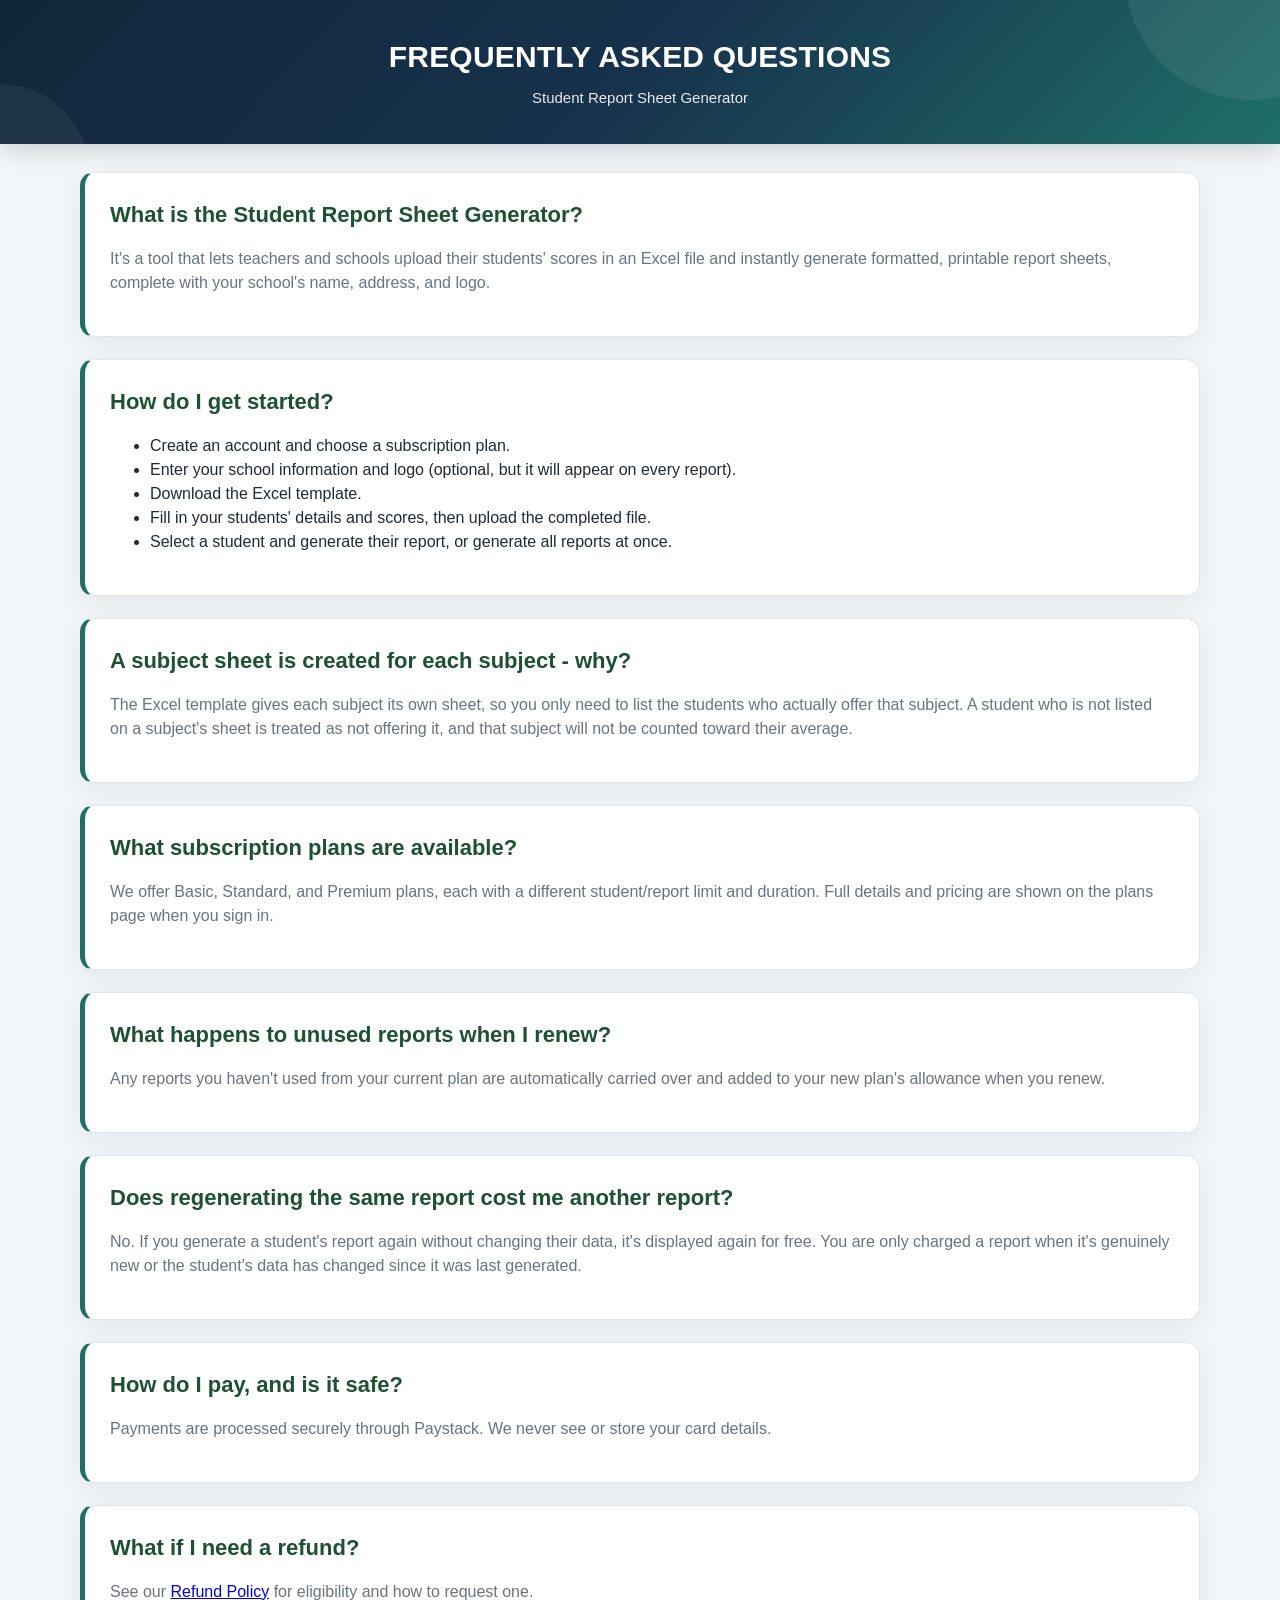
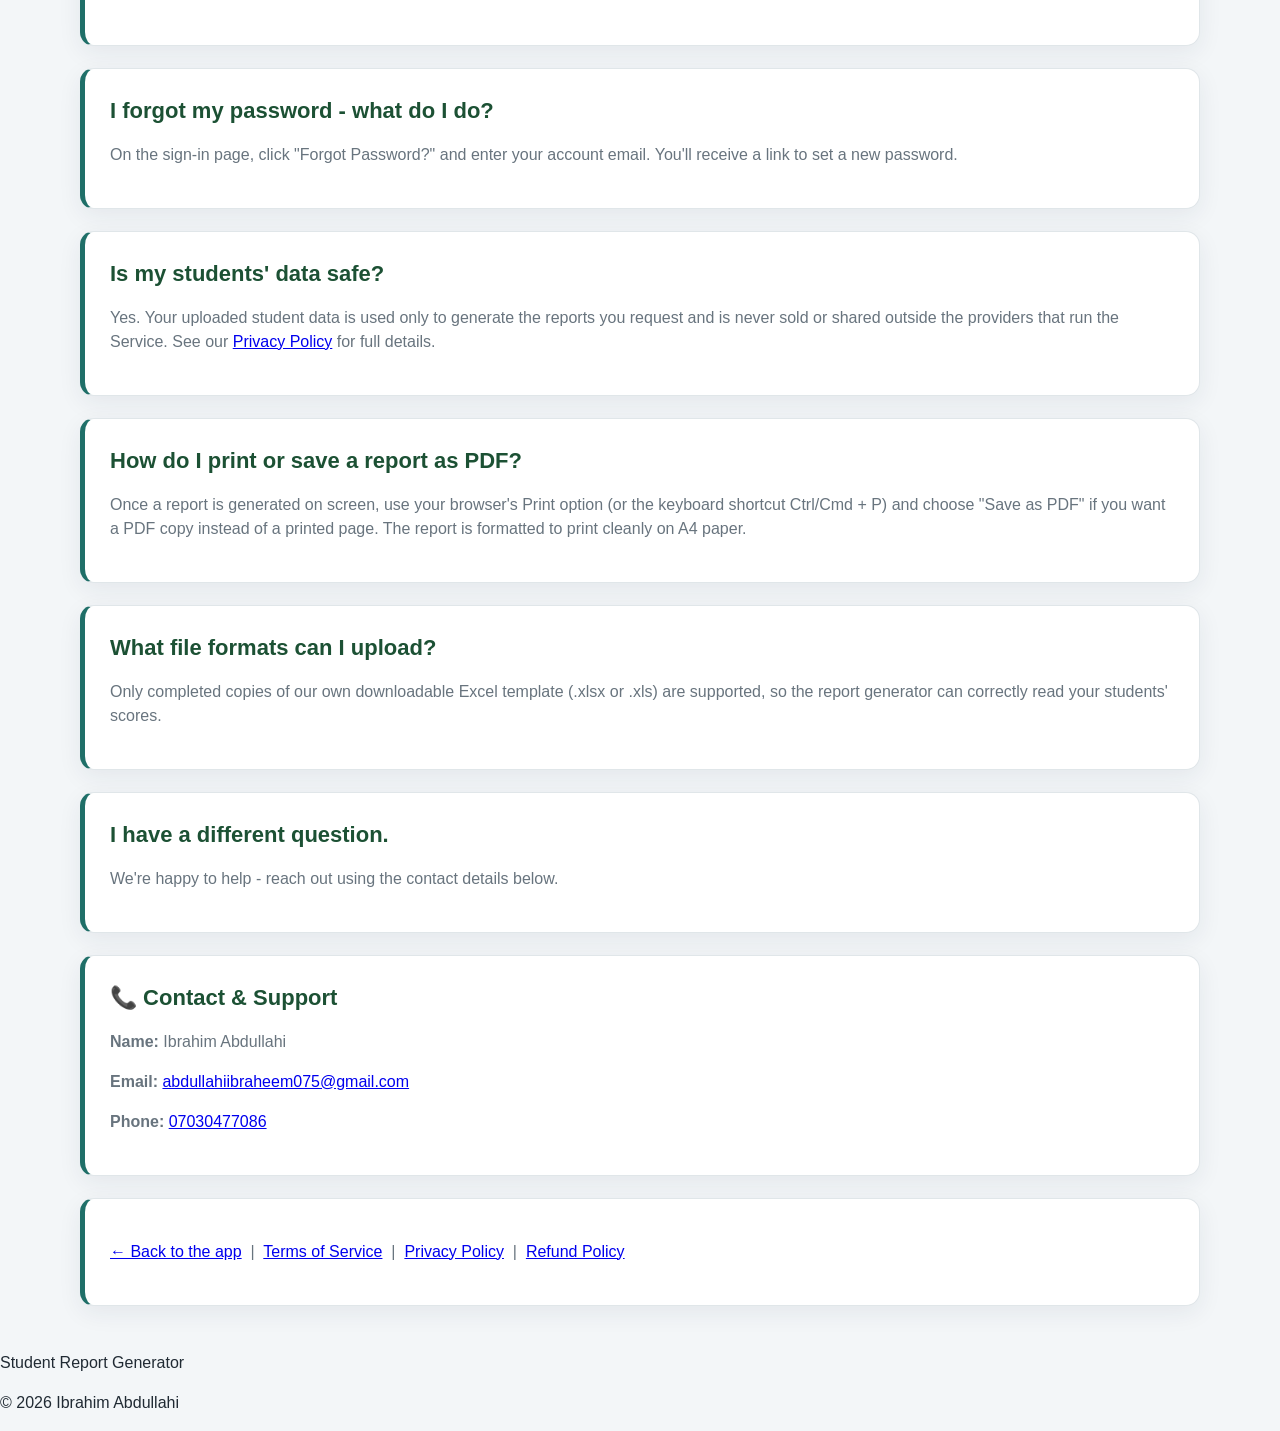
<file: faq.html>
<!DOCTYPE html>
<html lang="en">

<head>

    <meta charset="UTF-8">

    <meta
        name="viewport"
        content="width=device-width, initial-scale=1.0"
    >

    <title>FAQ - Student Report Sheet Generator</title>

    <link
        rel="stylesheet"
        href="style.css"
    >

</head>


<body>


    <header>

        <h1>
            FREQUENTLY ASKED QUESTIONS
        </h1>

        <p>
            Student Report Sheet Generator
        </p>

    </header>


    <main>

        <section class="card">

            <h2>
                What is the Student Report Sheet Generator?
            </h2>

            <p>
                It's a tool that lets teachers and schools upload their
                students' scores in an Excel file and instantly generate
                formatted, printable report sheets, complete with your
                school's name, address, and logo.
            </p>

        </section>


        <section class="card">

            <h2>
                How do I get started?
            </h2>

            <ul>

                <li>
                    Create an account and choose a subscription plan.
                </li>

                <li>
                    Enter your school information and logo (optional,
                    but it will appear on every report).
                </li>

                <li>
                    Download the Excel template.
                </li>

                <li>
                    Fill in your students' details and scores, then
                    upload the completed file.
                </li>

                <li>
                    Select a student and generate their report, or
                    generate all reports at once.
                </li>

            </ul>

        </section>


        <section class="card">

            <h2>
                A subject sheet is created for each subject - why?
            </h2>

            <p>
                The Excel template gives each subject its own sheet, so
                you only need to list the students who actually offer
                that subject. A student who is not listed on a subject's
                sheet is treated as not offering it, and that subject
                will not be counted toward their average.
            </p>

        </section>


        <section class="card">

            <h2>
                What subscription plans are available?
            </h2>

            <p>
                We offer Basic, Standard, and Premium plans, each with a
                different student/report limit and duration. Full
                details and pricing are shown on the plans page when you
                sign in.
            </p>

        </section>


        <section class="card">

            <h2>
                What happens to unused reports when I renew?
            </h2>

            <p>
                Any reports you haven't used from your current plan are
                automatically carried over and added to your new plan's
                allowance when you renew.
            </p>

        </section>


        <section class="card">

            <h2>
                Does regenerating the same report cost me another report?
            </h2>

            <p>
                No. If you generate a student's report again without
                changing their data, it's displayed again for free. You
                are only charged a report when it's genuinely new or the
                student's data has changed since it was last generated.
            </p>

        </section>


        <section class="card">

            <h2>
                How do I pay, and is it safe?
            </h2>

            <p>
                Payments are processed securely through Paystack. We
                never see or store your card details.
            </p>

        </section>


        <section class="card">

            <h2>
                What if I need a refund?
            </h2>

            <p>
                See our
                <a href="refund.html">Refund Policy</a>
                for eligibility and how to request one.
            </p>

        </section>


        <section class="card">

            <h2>
                I forgot my password - what do I do?
            </h2>

            <p>
                On the sign-in page, click "Forgot Password?" and enter
                your account email. You'll receive a link to set a new
                password.
            </p>

        </section>


        <section class="card">

            <h2>
                Is my students' data safe?
            </h2>

            <p>
                Yes. Your uploaded student data is used only to generate
                the reports you request and is never sold or shared
                outside the providers that run the Service. See our
                <a href="privacy.html">Privacy Policy</a>
                for full details.
            </p>

        </section>


        <section class="card">

            <h2>
                How do I print or save a report as PDF?
            </h2>

            <p>
                Once a report is generated on screen, use your browser's
                Print option (or the keyboard shortcut Ctrl/Cmd + P) and
                choose "Save as PDF" if you want a PDF copy instead of a
                printed page. The report is formatted to print cleanly on
                A4 paper.
            </p>

        </section>


        <section class="card">

            <h2>
                What file formats can I upload?
            </h2>

            <p>
                Only completed copies of our own downloadable Excel
                template (.xlsx or .xls) are supported, so the report
                generator can correctly read your students' scores.
            </p>

        </section>


        <section class="card">

            <h2>
                I have a different question.
            </h2>

            <p>
                We're happy to help - reach out using the contact details
                below.
            </p>

        </section>


        <section class="card" id="contactSection">

            <h2>
                📞 Contact &amp; Support
            </h2>

            <p>
                <strong>Name:</strong>
                Ibrahim Abdullahi
            </p>

            <p>
                <strong>Email:</strong>
                <a href="mailto:abdullahiibraheem075@gmail.com">
                    abdullahiibraheem075@gmail.com
                </a>
            </p>

            <p>
                <strong>Phone:</strong>
                <a href="tel:07030477086">
                    07030477086
                </a>
            </p>

        </section>


        <section class="card">

            <p>
                <a href="index.html">← Back to the app</a>
                &nbsp;|&nbsp;
                <a href="terms.html">Terms of Service</a>
                &nbsp;|&nbsp;
                <a href="privacy.html">Privacy Policy</a>
                &nbsp;|&nbsp;
                <a href="refund.html">Refund Policy</a>
            </p>

        </section>

    </main>


    <footer>

        <p>
            Student Report Generator
        </p>

        <p>
            © 2026 Ibrahim Abdullahi
        </p>

    </footer>


</body>

</html>
</file>
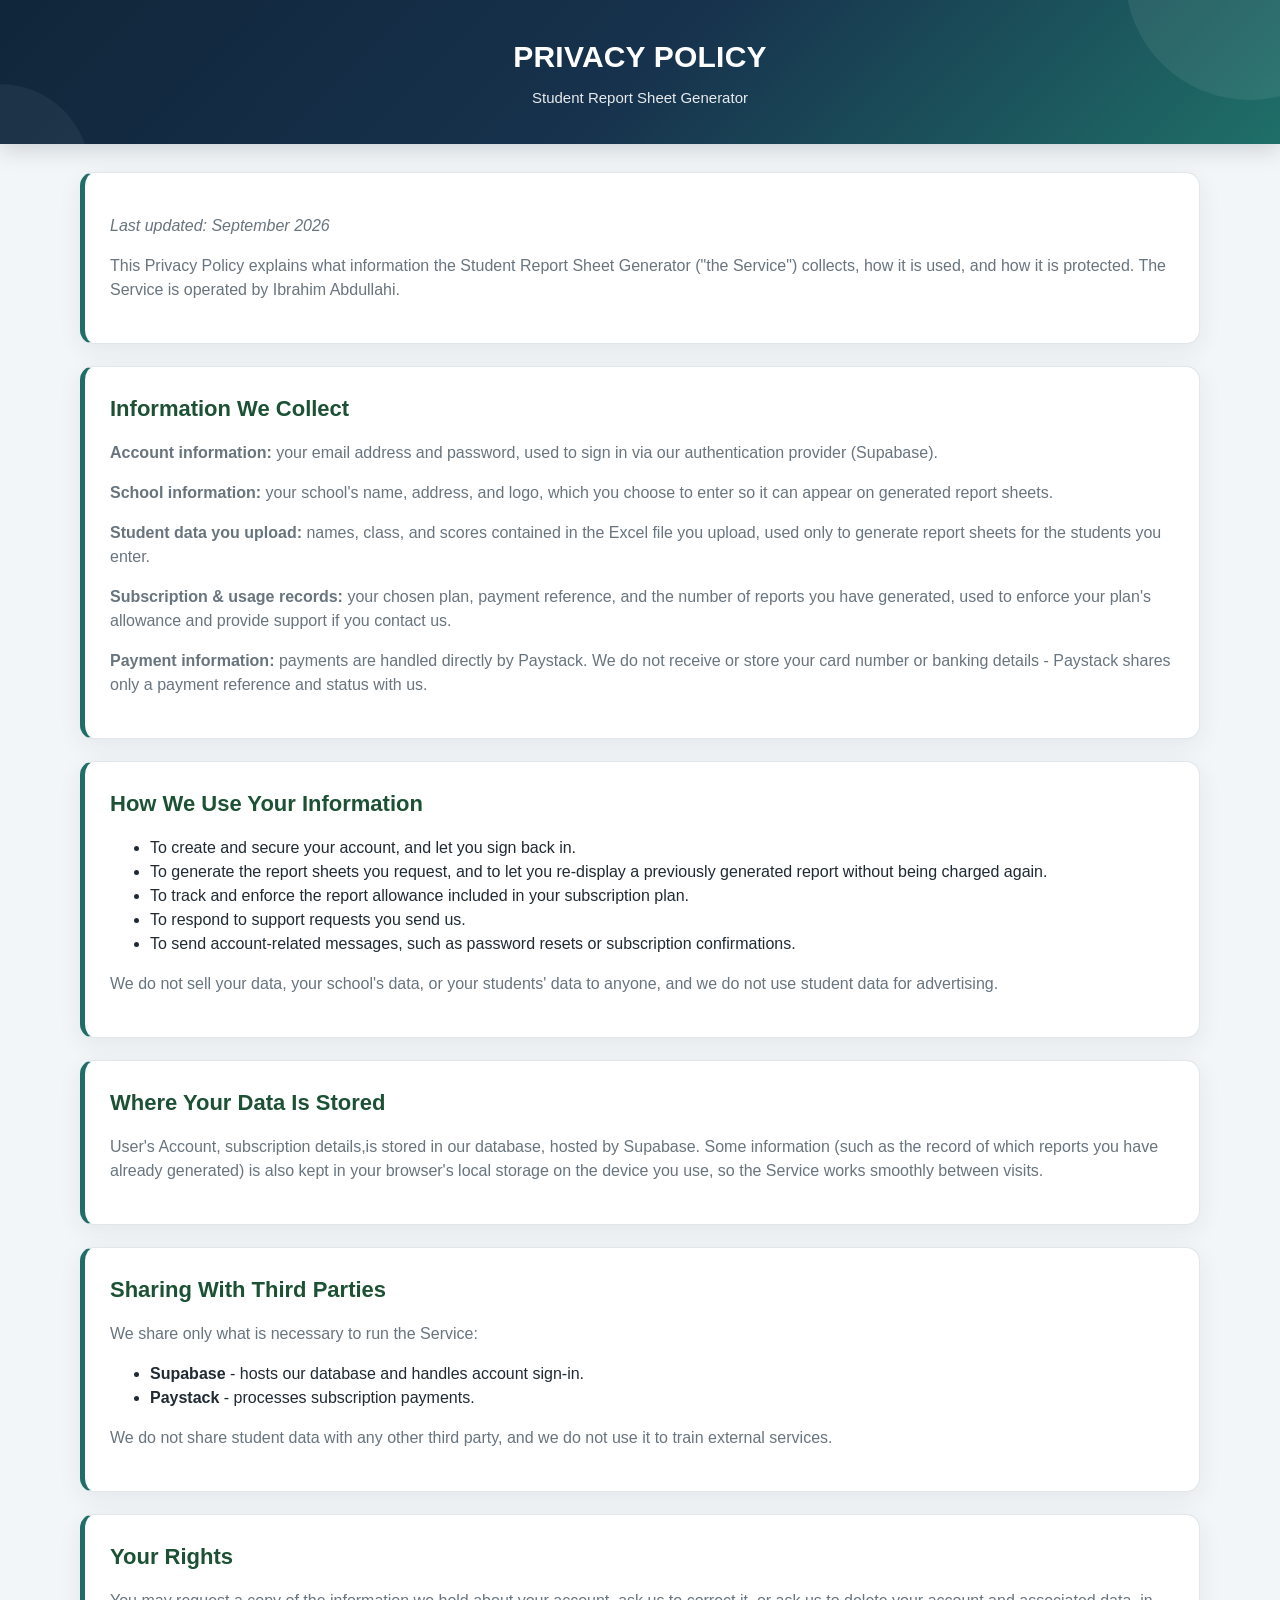
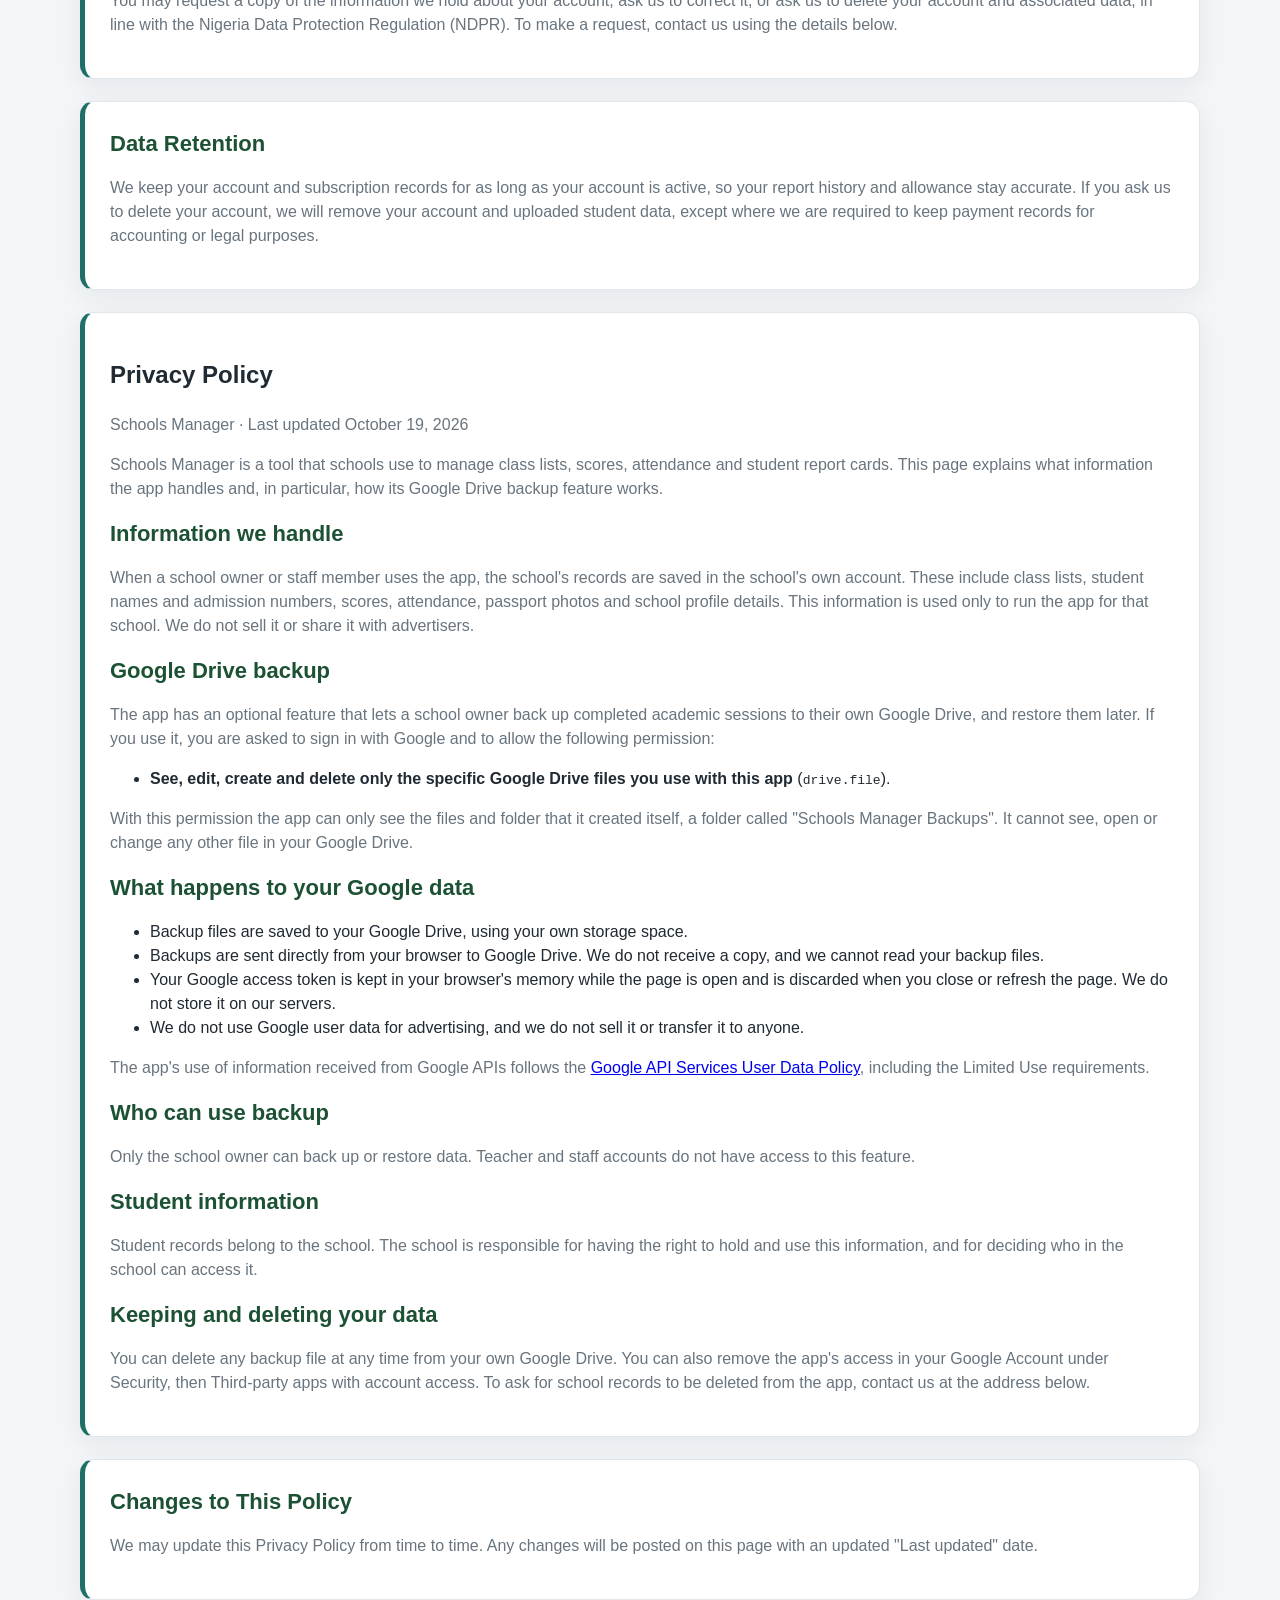
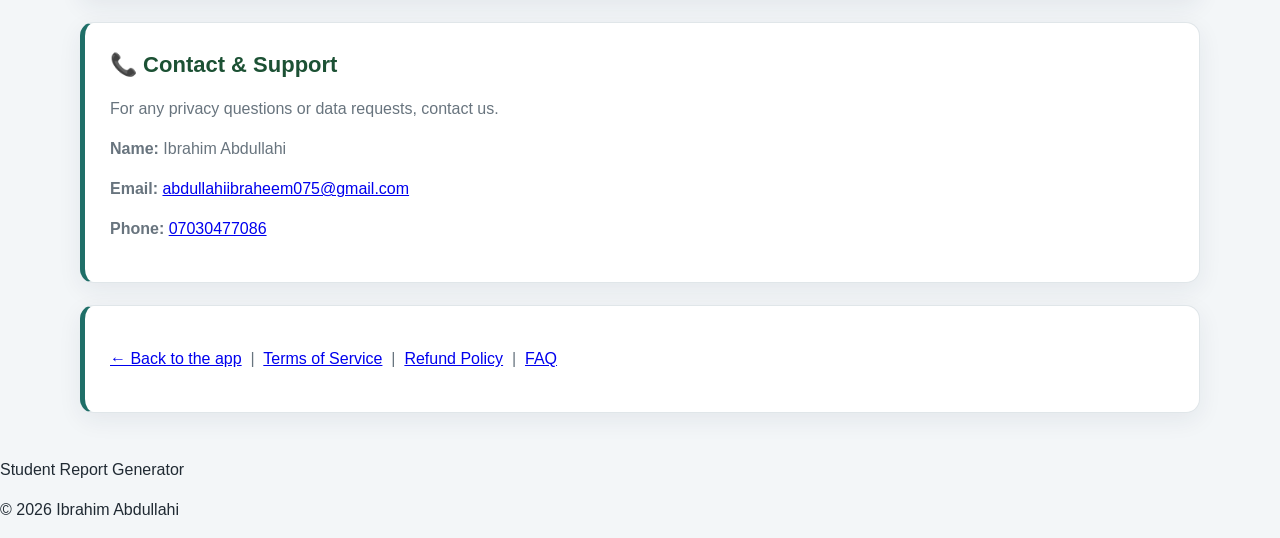
<file: privacy.html>
<!DOCTYPE html>
<html lang="en">

<head>

    <meta charset="UTF-8">

    <meta
        name="viewport"
        content="width=device-width, initial-scale=1.0"
    >

    <title>Privacy Policy - Student Report Sheet Generator</title>

    <link
        rel="stylesheet"
        href="style.css"
    >

</head>


<body>


    <header>

        <h1>
            PRIVACY POLICY
        </h1>

        <p>
            Student Report Sheet Generator
        </p>

    </header>


    <main>

        <section class="card">

            <p>
                <em>Last updated: September 2026</em>
            </p>

            <p>
                This Privacy Policy explains what information the
                Student Report Sheet Generator ("the Service") collects,
                how it is used, and how it is protected. The Service is
                operated by Ibrahim Abdullahi.
            </p>

        </section>


        <section class="card">

            <h2>
                Information We Collect
            </h2>

            <p>
                <strong>Account information:</strong>
                your email address and password, used to sign in via our
                authentication provider (Supabase).
            </p>

            <p>
                <strong>School information:</strong>
                your school's name, address, and logo, which you choose
                to enter so it can appear on generated report sheets.
            </p>

            <p>
                <strong>Student data you upload:</strong>
                names, class, and scores contained in the Excel file you
                upload, used only to generate report sheets for the
                students you enter.
            </p>

            <p>
                <strong>Subscription &amp; usage records:</strong>
                your chosen plan, payment reference, and the number of
                reports you have generated, used to enforce your plan's
                allowance and provide support if you contact us.
            </p>

            <p>
                <strong>Payment information:</strong>
                payments are handled directly by Paystack. We do not
                receive or store your card number or banking details -
                Paystack shares only a payment reference and status
                with us.
            </p>

        </section>


        <section class="card">

            <h2>
                How We Use Your Information
            </h2>

            <ul>

                <li>
                    To create and secure your account, and let you sign
                    back in.
                </li>

                <li>
                    To generate the report sheets you request, and to
                    let you re-display a previously generated report
                    without being charged again.
                </li>

                <li>
                    To track and enforce the report allowance included in
                    your subscription plan.
                </li>

                <li>
                    To respond to support requests you send us.
                </li>

                <li>
                    To send account-related messages, such as password
                    resets or subscription confirmations.
                </li>

            </ul>

            <p>
                We do not sell your data, your school's data, or your
                students' data to anyone, and we do not use student data
                for advertising.
            </p>

        </section>


        <section class="card">

            <h2>
                Where Your Data Is Stored
            </h2>

            <p>
                User's Account, subscription details,is stored in our
                database, hosted by Supabase. Some information (such as
                the record of which reports you have already generated)
                is also kept in your browser's local storage on the
                device you use, so the Service works smoothly between
                visits.
            </p>

        </section>


        <section class="card">

            <h2>
                Sharing With Third Parties
            </h2>

            <p>
                We share only what is necessary to run the Service:
            </p>

            <ul>

                <li>
                    <strong>Supabase</strong>
                    - hosts our database and handles account sign-in.
                </li>

                <li>
                    <strong>Paystack</strong>
                    - processes subscription payments.
                </li>

            </ul>

            <p>
                We do not share student data with any other third party,
                and we do not use it to train external services.
            </p>

        </section>


        <section class="card">

            <h2>
                Your Rights
            </h2>

            <p>
                You may request a copy of the information we hold about
                your account, ask us to correct it, or ask us to delete
                your account and associated data, in line with the
                Nigeria Data Protection Regulation (NDPR). To make a
                request, contact us using the details below.
            </p>

        </section>


        <section class="card">

            <h2>
                Data Retention
            </h2>

            <p>
                We keep your account and subscription records for as
                long as your account is active, so your report history
                and allowance stay accurate. If you ask us to delete your
                account, we will remove your account and uploaded student
                data, except where we are required to keep payment
                records for accounting or legal purposes.
            </p>

        </section>
      <section class="card">

        
<h1>Privacy Policy</h1>
<p class="updated">Schools Manager · Last updated October 19, 2026</p>

<p>Schools Manager is a tool that schools use to manage class lists, scores, attendance and student report cards. This page explains what information the app handles and, in particular, how its Google Drive backup feature works.</p>

<h2>Information we handle</h2>
<p>When a school owner or staff member uses the app, the school's records are saved in the school's own account. These include class lists, student names and admission numbers, scores, attendance, passport photos and school profile details. This information is used only to run the app for that school. We do not sell it or share it with advertisers.</p>

<h2>Google Drive backup</h2>
<p>The app has an optional feature that lets a school owner back up completed academic sessions to their own Google Drive, and restore them later. If you use it, you are asked to sign in with Google and to allow the following permission:</p>
<ul>
  <li><strong>See, edit, create and delete only the specific Google Drive files you use with this app</strong> (<code>drive.file</code>).</li>
</ul>
<p>With this permission the app can only see the files and folder that it created itself, a folder called "Schools Manager Backups". It cannot see, open or change any other file in your Google Drive.</p>

<h2>What happens to your Google data</h2>
<ul>
  <li>Backup files are saved to your Google Drive, using your own storage space.</li>
  <li>Backups are sent directly from your browser to Google Drive. We do not receive a copy, and we cannot read your backup files.</li>
  <li>Your Google access token is kept in your browser's memory while the page is open and is discarded when you close or refresh the page. We do not store it on our servers.</li>
  <li>We do not use Google user data for advertising, and we do not sell it or transfer it to anyone.</li>
</ul>
<p>The app's use of information received from Google APIs follows the <a href="https://developers.google.com/terms/api-services-user-data-policy">Google API Services User Data Policy</a>, including the Limited Use requirements.</p>

<h2>Who can use backup</h2>
<p>Only the school owner can back up or restore data. Teacher and staff accounts do not have access to this feature.</p>

<h2>Student information</h2>
<p>Student records belong to the school. The school is responsible for having the right to hold and use this information, and for deciding who in the school can access it.</p>

<h2>Keeping and deleting your data</h2>
<p>You can delete any backup file at any time from your own Google Drive. You can also remove the app's access in your Google Account under Security, then Third-party apps with account access. To ask for school records to be deleted from the app, contact us at the address below.</p>


      </section>
        


        <section class="card">

            <h2>
                Changes to This Policy
            </h2>

            <p>
                We may update this Privacy Policy from time to time. Any
                changes will be posted on this page with an updated
                "Last updated" date.
            </p>

        </section>


        <section class="card" id="contactSection">

            <h2>
                📞 Contact &amp; Support
            </h2>

            <p>
                For any privacy questions or data requests, contact us.
            </p>

            <p>
                <strong>Name:</strong>
                Ibrahim Abdullahi
            </p>

            <p>
                <strong>Email:</strong>
                <a href="mailto:abdullahiibraheem075@gmail.com">
                    abdullahiibraheem075@gmail.com
                </a>
            </p>

            <p>
                <strong>Phone:</strong>
                <a href="tel:07030477086">
                    07030477086
                </a>
            </p>

        </section>


        <section class="card">

            <p>
                <a href="index.html">← Back to the app</a>
                &nbsp;|&nbsp;
                <a href="terms.html">Terms of Service</a>
                &nbsp;|&nbsp;
                <a href="refund.html">Refund Policy</a>
                &nbsp;|&nbsp;
                <a href="faq.html">FAQ</a>
            </p>

        </section>

    </main>


    <footer>

        <p>
            Student Report Generator
        </p>

        <p>
            © 2026 Ibrahim Abdullahi
        </p>

    </footer>


</body>

</html>
</file>
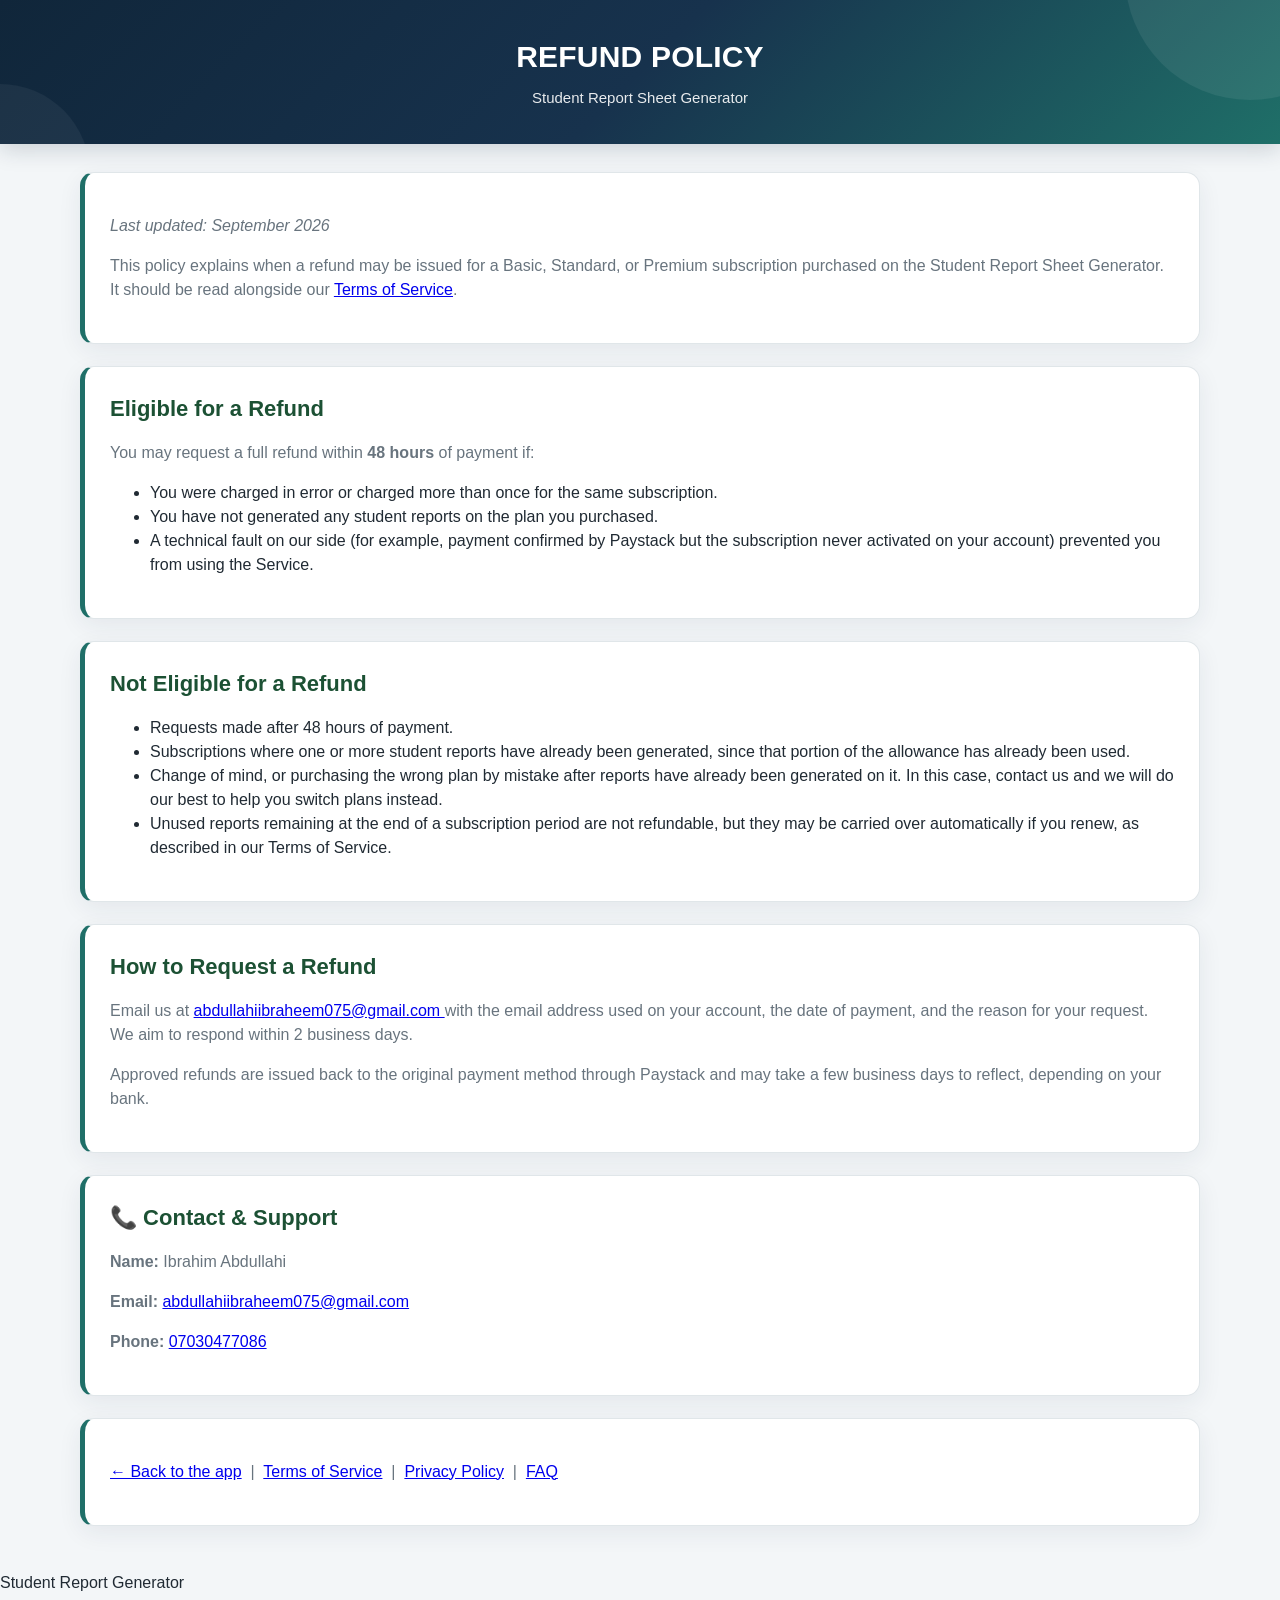
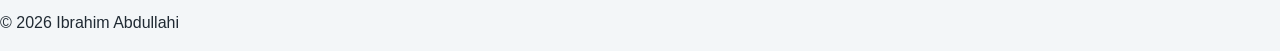
<file: refund.html>
<!DOCTYPE html>
<html lang="en">

<head>

    <meta charset="UTF-8">

    <meta
        name="viewport"
        content="width=device-width, initial-scale=1.0"
    >

    <title>Refund Policy - Student Report Sheet Generator</title>

    <link
        rel="stylesheet"
        href="style.css"
    >

</head>


<body>


    <header>

        <h1>
            REFUND POLICY
        </h1>

        <p>
            Student Report Sheet Generator
        </p>

    </header>


    <main>

        <section class="card">

            <p>
                <em>Last updated: September 2026</em>
            </p>

            <p>
                This policy explains when a refund may be issued for a
                Basic, Standard, or Premium subscription purchased on
                the Student Report Sheet Generator. It should be read
                alongside our
                <a href="terms.html">Terms of Service</a>.
            </p>

        </section>


        <section class="card">

            <h2>
                Eligible for a Refund
            </h2>

            <p>
                You may request a full refund within
                <strong>48 hours</strong>
                of payment if:
            </p>

            <ul>

                <li>
                    You were charged in error or charged more than once
                    for the same subscription.
                </li>

                <li>
                    You have not generated any student reports on the
                    plan you purchased.
                </li>

                <li>
                    A technical fault on our side (for example, payment
                    confirmed by Paystack but the subscription never
                    activated on your account) prevented you from using
                    the Service.
                </li>

            </ul>

        </section>


        <section class="card">

            <h2>
                Not Eligible for a Refund
            </h2>

            <ul>

                <li>
                    Requests made after 48 hours of payment.
                </li>

                <li>
                    Subscriptions where one or more student reports have
                    already been generated, since that portion of the
                    allowance has already been used.
                </li>

                <li>
                    Change of mind, or purchasing the wrong plan by
                    mistake after reports have already been generated on
                    it. In this case, contact us and we will do our best
                    to help you switch plans instead.
                </li>

                <li>
                    Unused reports remaining at the end of a subscription
                    period are not refundable, but they may be carried
                    over automatically if you renew, as described in our
                    Terms of Service.
                </li>

            </ul>

        </section>


        <section class="card">

            <h2>
                How to Request a Refund
            </h2>

            <p>
                Email us at
                <a href="mailto:abdullahiibraheem075@gmail.com">
                    abdullahiibraheem075@gmail.com
                </a>
                with the email address used on your account, the date
                of payment, and the reason for your request. We aim to
                respond within 2 business days.
            </p>

            <p>
                Approved refunds are issued back to the original payment
                method through Paystack and may take a few business days
                to reflect, depending on your bank.
            </p>

        </section>


        <section class="card" id="contactSection">

            <h2>
                📞 Contact &amp; Support
            </h2>

            <p>
                <strong>Name:</strong>
                Ibrahim Abdullahi
            </p>

            <p>
                <strong>Email:</strong>
                <a href="mailto:abdullahiibraheem075@gmail.com">
                    abdullahiibraheem075@gmail.com
                </a>
            </p>

            <p>
                <strong>Phone:</strong>
                <a href="tel:07030477086">
                    07030477086
                </a>
            </p>

        </section>


        <section class="card">

            <p>
                <a href="index.html">← Back to the app</a>
                &nbsp;|&nbsp;
                <a href="terms.html">Terms of Service</a>
                &nbsp;|&nbsp;
                <a href="privacy.html">Privacy Policy</a>
                &nbsp;|&nbsp;
                <a href="faq.html">FAQ</a>
            </p>

        </section>

    </main>


    <footer>

        <p>
            Student Report Generator
        </p>

        <p>
            © 2026 Ibrahim Abdullahi
        </p>

    </footer>


</body>

</html>
</file>
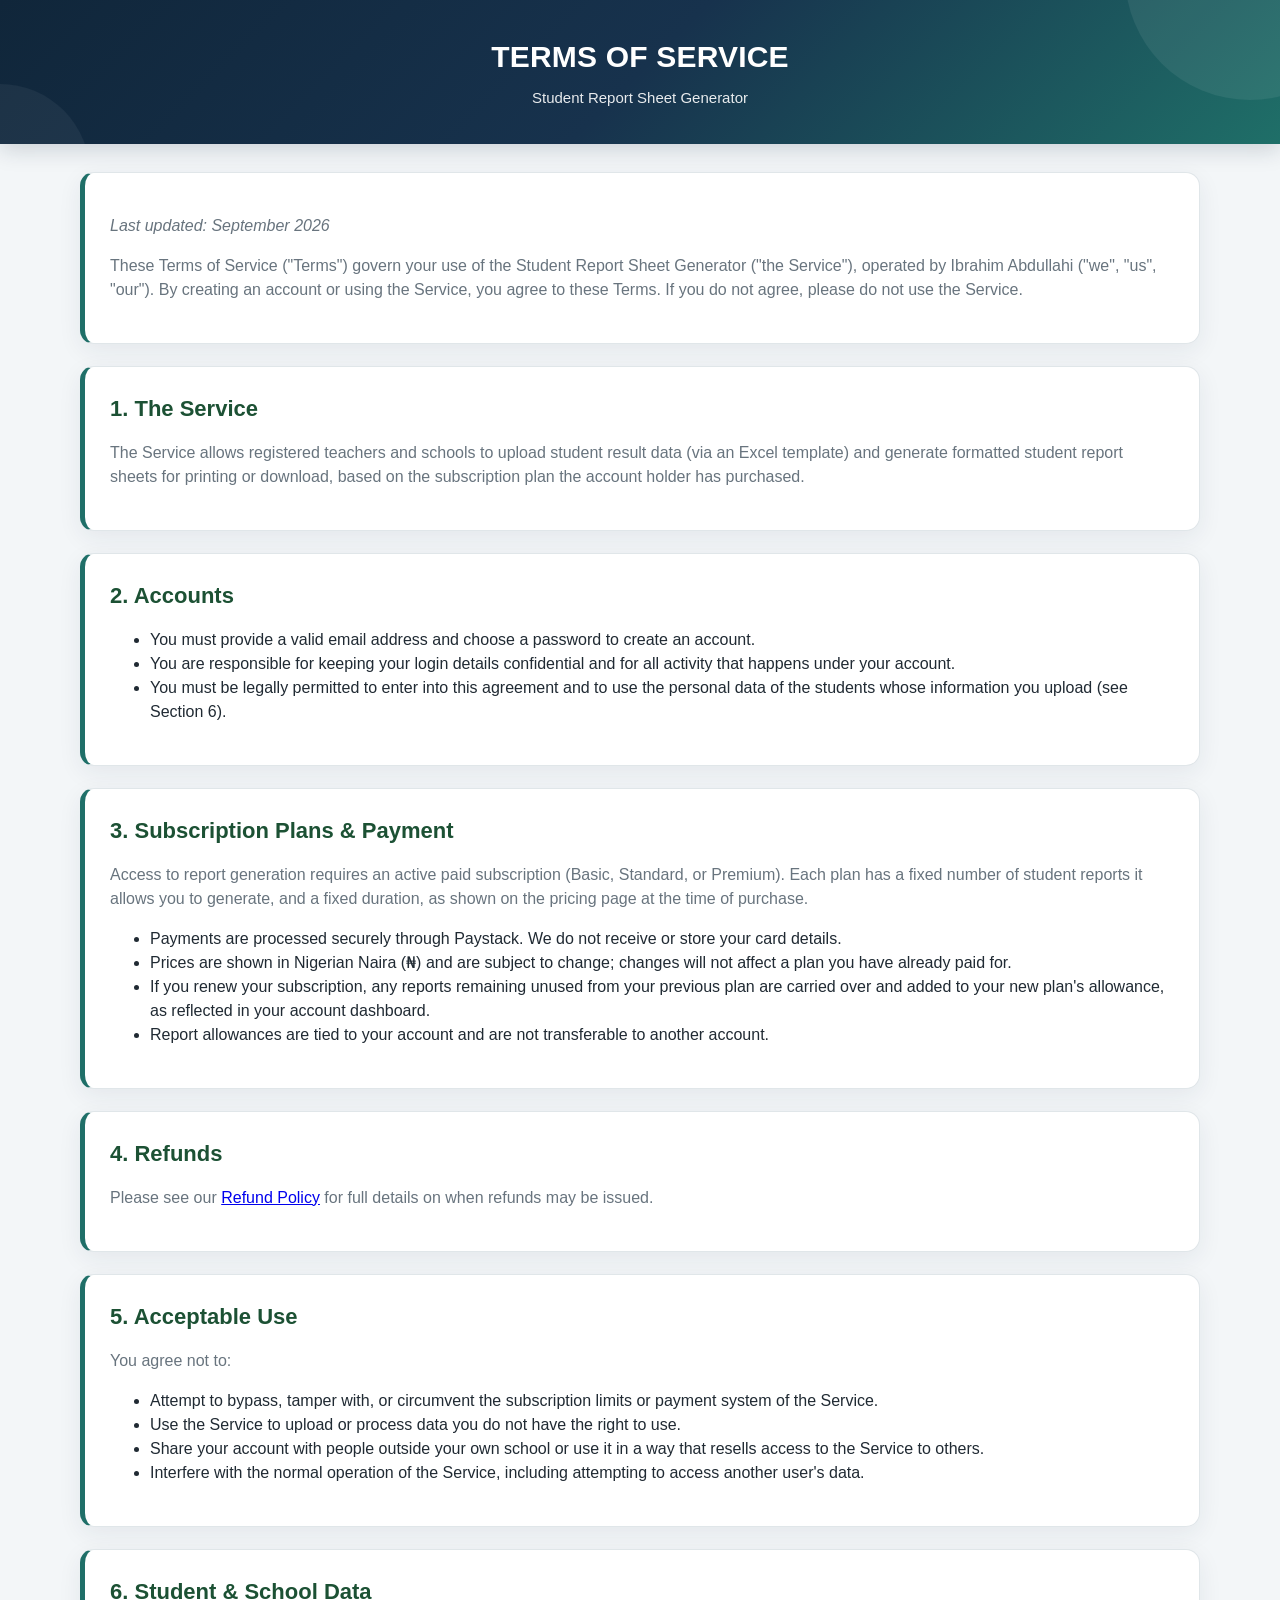
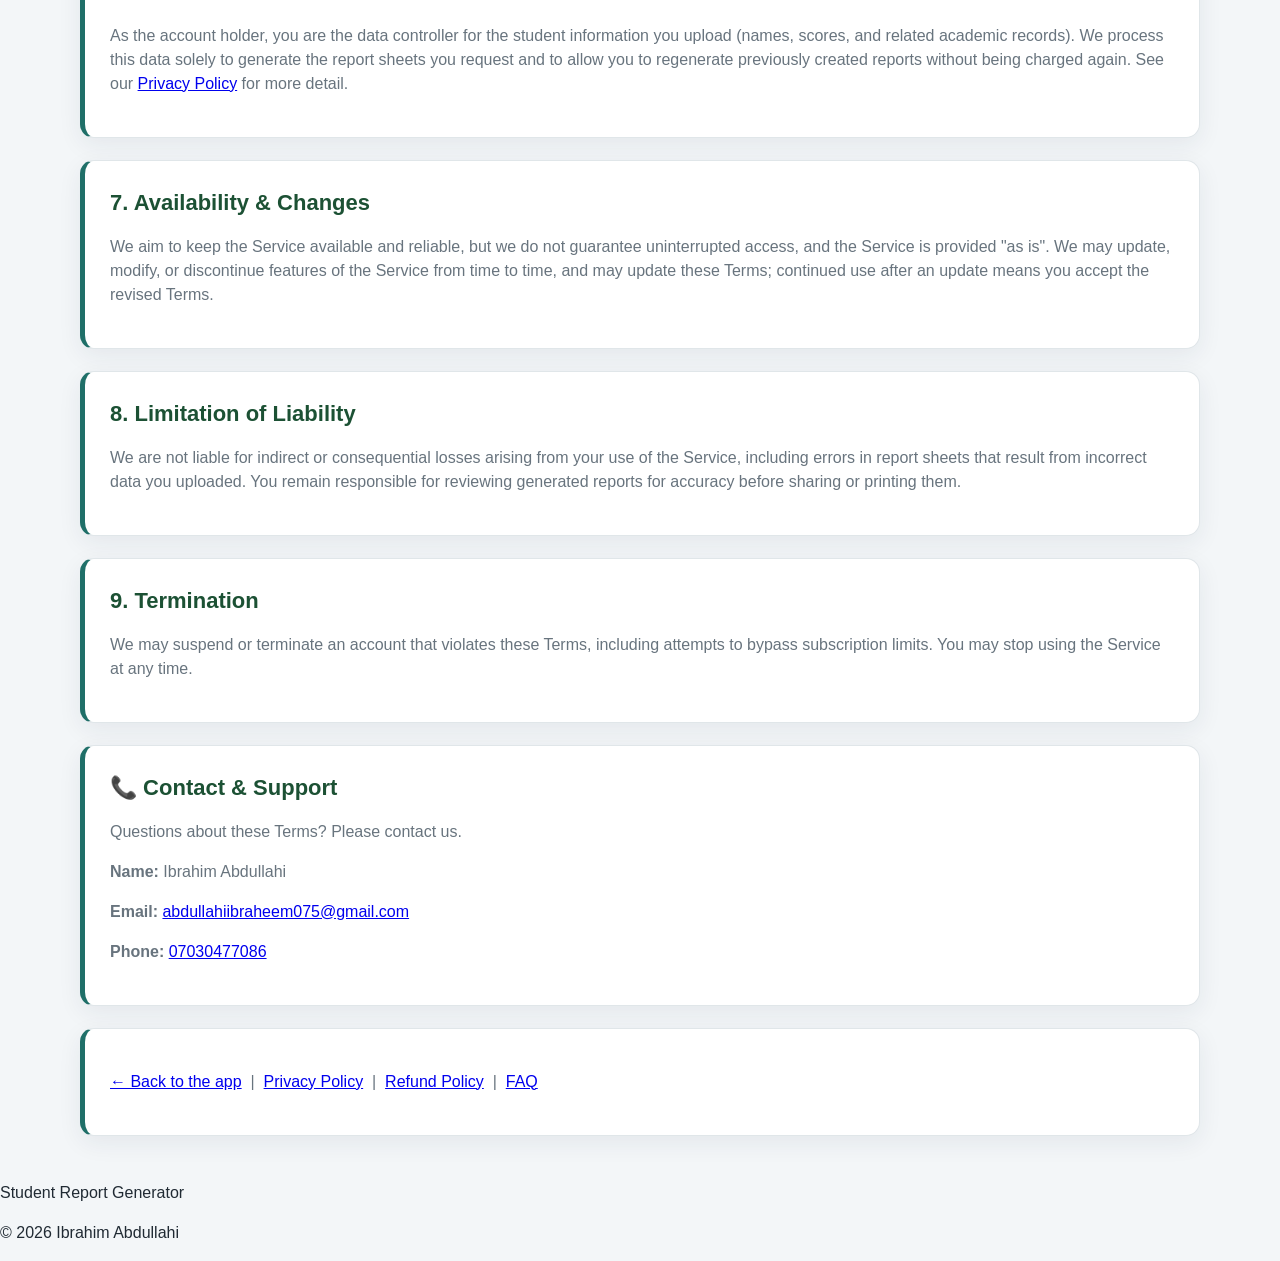
<file: terms.html>
<!DOCTYPE html>
<html lang="en">

<head>

    <meta charset="UTF-8">

    <meta
        name="viewport"
        content="width=device-width, initial-scale=1.0"
    >

    <title>Terms of Service - Student Report Sheet Generator</title>

    <link
        rel="stylesheet"
        href="style.css"
    >

</head>


<body>


    <header>

        <h1>
            TERMS OF SERVICE
        </h1>

        <p>
            Student Report Sheet Generator
        </p>

    </header>


    <main>

        <section class="card">

            <p>
                <em>Last updated: September 2026</em>
            </p>

            <p>
                These Terms of Service ("Terms") govern your use of the
                Student Report Sheet Generator ("the Service"), operated
                by Ibrahim Abdullahi ("we", "us", "our"). By creating an
                account or using the Service, you agree to these Terms.
                If you do not agree, please do not use the Service.
            </p>

        </section>


        <section class="card">

            <h2>
                1. The Service
            </h2>

            <p>
                The Service allows registered teachers and schools to
                upload student result data (via an Excel template) and
                generate formatted student report sheets for printing
                or download, based on the subscription plan the account
                holder has purchased.
            </p>

        </section>


        <section class="card">

            <h2>
                2. Accounts
            </h2>

            <ul>

                <li>
                    You must provide a valid email address and choose a
                    password to create an account.
                </li>

                <li>
                    You are responsible for keeping your login details
                    confidential and for all activity that happens under
                    your account.
                </li>

                <li>
                    You must be legally permitted to enter into this
                    agreement and to use the personal data of the
                    students whose information you upload (see Section 6).
                </li>

            </ul>

        </section>


        <section class="card">

            <h2>
                3. Subscription Plans &amp; Payment
            </h2>

            <p>
                Access to report generation requires an active paid
                subscription (Basic, Standard, or Premium). Each plan
                has a fixed number of student reports it allows you to
                generate, and a fixed duration, as shown on the pricing
                page at the time of purchase.
            </p>

            <ul>

                <li>
                    Payments are processed securely through Paystack. We
                    do not receive or store your card details.
                </li>

                <li>
                    Prices are shown in Nigerian Naira (₦) and are
                    subject to change; changes will not affect a plan
                    you have already paid for.
                </li>

                <li>
                    If you renew your subscription, any reports remaining
                    unused from your previous plan are carried over and
                    added to your new plan's allowance, as reflected in
                    your account dashboard.
                </li>

                <li>
                    Report allowances are tied to your account and are
                    not transferable to another account.
                </li>

            </ul>

        </section>


        <section class="card">

            <h2>
                4. Refunds
            </h2>

            <p>
                Please see our
                <a href="refund.html">Refund Policy</a>
                for full details on when refunds may be issued.
            </p>

        </section>


        <section class="card">

            <h2>
                5. Acceptable Use
            </h2>

            <p>
                You agree not to:
            </p>

            <ul>

                <li>
                    Attempt to bypass, tamper with, or circumvent the
                    subscription limits or payment system of the Service.
                </li>

                <li>
                    Use the Service to upload or process data you do not
                    have the right to use.
                </li>

                <li>
                    Share your account with people outside your own
                    school or use it in a way that resells access to
                    the Service to others.
                </li>

                <li>
                    Interfere with the normal operation of the Service,
                    including attempting to access another user's data.
                </li>

            </ul>

        </section>


        <section class="card">

            <h2>
                6. Student &amp; School Data
            </h2>

            <p>
                As the account holder, you are the data controller for
                the student information you upload (names, scores, and
                related academic records). We process this data solely
                to generate the report sheets you request and to allow
                you to regenerate previously created reports without
                being charged again. See our
                <a href="privacy.html">Privacy Policy</a>
                for more detail.
            </p>

        </section>


        <section class="card">

            <h2>
                7. Availability &amp; Changes
            </h2>

            <p>
                We aim to keep the Service available and reliable, but we
                do not guarantee uninterrupted access, and the Service is
                provided "as is". We may update, modify, or discontinue
                features of the Service from time to time, and may update
                these Terms; continued use after an update means you
                accept the revised Terms.
            </p>

        </section>


        <section class="card">

            <h2>
                8. Limitation of Liability
            </h2>

            <p>
                We are not liable for indirect or consequential losses
                arising from your use of the Service, including errors
                in report sheets that result from incorrect data you
                uploaded. You remain responsible for reviewing generated
                reports for accuracy before sharing or printing them.
            </p>

        </section>


        <section class="card">

            <h2>
                9. Termination
            </h2>

            <p>
                We may suspend or terminate an account that violates
                these Terms, including attempts to bypass subscription
                limits. You may stop using the Service at any time.
            </p>

        </section>


        <section class="card" id="contactSection">

            <h2>
                📞 Contact &amp; Support
            </h2>

            <p>
                Questions about these Terms? Please contact us.
            </p>

            <p>
                <strong>Name:</strong>
                Ibrahim Abdullahi
            </p>

            <p>
                <strong>Email:</strong>
                <a href="mailto:abdullahiibraheem075@gmail.com">
                    abdullahiibraheem075@gmail.com
                </a>
            </p>

            <p>
                <strong>Phone:</strong>
                <a href="tel:07030477086">
                    07030477086
                </a>
            </p>

        </section>


        <section class="card">

            <p>
                <a href="index.html">← Back to the app</a>
                &nbsp;|&nbsp;
                <a href="privacy.html">Privacy Policy</a>
                &nbsp;|&nbsp;
                <a href="refund.html">Refund Policy</a>
                &nbsp;|&nbsp;
                <a href="faq.html">FAQ</a>
            </p>

        </section>

    </main>


    <footer>

        <p>
            Student Report Generator
        </p>

        <p>
            © 2026 Ibrahim Abdullahi
        </p>

    </footer>


</body>

</html>
</file>
<file: style.css>
/* =========================================================
   PROFESSIONAL STUDENT REPORT GENERATOR
   ========================================================= */

:root {
    --navy: #17324d;
    --navy-dark: #10263a;
    --teal: #1f6f68;
    --teal-light: #e9f5f3;
    --gold: #b28a3b;
    --gold-light: #f7f0df;
    --ink: #202a33;
    --muted: #68747e;
    --line: #d9e1e5;
    --surface: #ffffff;
    --page: #f3f6f8;
    --success: #246b45;
}

* {
    box-sizing: border-box;
}

html {
    scroll-behavior: smooth;
}

body {
    margin: 0;
    padding: 0;
    font-family: Arial, Helvetica, sans-serif;
    background: var(--page);
    color: var(--ink);
    line-height: 1.5;
}

button,
input,
select {
    font-family: inherit;
}

/* =========================================================
   WEBSITE HEADER
   ========================================================= */

header {
    position: relative;
    overflow: hidden;
    background: linear-gradient(135deg, var(--navy-dark), var(--navy), var(--teal));
    color: #fff;
    text-align: center;
    padding: 34px 18px;
    box-shadow: 0 5px 22px rgba(16, 38, 58, 0.18);
}

header::before,
header::after {
    content: "";
    position: absolute;
    border-radius: 50%;
    pointer-events: none;
}

header::before {
    width: 250px;
    height: 250px;
    right: -95px;
    top: -150px;
    background: rgba(255, 255, 255, 0.07);
}

header::after {
    width: 180px;
    height: 180px;
    left: -90px;
    bottom: -120px;
    background: rgba(255, 255, 255, 0.05);
}

header h1,
header p {
    position: relative;
    z-index: 1;
}

header h1 {
    margin: 0;
    font-size: 30px;
    font-weight: 800;
    letter-spacing: 0.2px;
}

header p {
    margin: 8px 0 0;
    font-size: 15px;
    opacity: 0.9;
}

/* =========================================================
   MAIN
   ========================================================= */

main {
    width: 94%;
    max-width: 1120px;
    margin: 28px auto 45px;
}

/* =========================================================
   APPLICATION CARDS
   ========================================================= */

.card {
    background: var(--surface);
    padding: 25px;
    margin-bottom: 22px;
    border: 1px solid #e0e6e9;
    border-left: 5px solid var(--teal);
    border-radius: 14px;
    box-shadow: 0 7px 24px rgba(24, 49, 68, 0.07);
}

.card h2 {
    margin: 0 0 14px;
    color:  #1c5134;
    font-size: 22px;
    font-weight: 800;
}

.card p {
    color: var(--muted);
}

/* =========================================================
   BUTTONS
   ========================================================= */

button {
    border: 0;
    border-radius: 8px;
    padding: 12px 20px;
    margin: 7px 8px 7px 0;
    background: linear-gradient(135deg, var(--navy), var(--teal));
    color: #fff;
    cursor: pointer;
    font-size: 15px;
    font-weight: 700;
    box-shadow: 0 4px 10px rgba(23, 50, 77, 0.16);
    transition: transform .18s ease, box-shadow .18s ease, opacity .18s ease;
}

button:hover {
    opacity: .96;
    transform: translateY(-2px);
    box-shadow: 0 7px 15px rgba(23, 50, 77, 0.22);
}

button:active {
    transform: translateY(0);
}

button:focus-visible,
select:focus-visible,
input:focus-visible {
    outline: 3px solid rgba(31, 111, 104, .20);
    outline-offset: 2px;
}

.back-to-app-button {
    display: block;
    width: 100%;
    max-width: 300px;
    margin: 0 auto 20px;
    padding: 12px 20px;
    border: none;
    border-radius: 8px;
    background: #555;
    color: white;
    font-size: 16px;
    font-weight: bold;
    cursor: pointer;
}

.back-to-app-button:hover {
    opacity: 0.9;
}

/* =========================================================
   INPUTS
   ========================================================= */

input[type="file"] {
    width: 100%;
    padding: 13px;
    border: 1px solid #cbd5da;
    border-radius: 8px;
    background: #fbfcfd;
    color: var(--ink);
}

select {
    min-width: 250px;
    padding: 12px 14px;
    margin: 8px;
    border: 1px solid #cbd5da;
    border-radius: 8px;
    background: #fff;
    color: var(--ink);
    font-size: 15px;
}

#fileStatus {
    margin-top: 8px;
    font-weight: 700;
}

/* =========================================================
   SUBSCRIPTION
   ========================================================= */


.subscription-section {
    max-width: 1160px;
    margin: 35px auto;
    padding: 25px;
    text-align: center;
}

.subscription-section h2 {
    margin: 0 0 8px;
    color: var(--navy);
    font-size: 28px;
}

.subscription-intro {
    max-width: 680px;
    margin: 0 auto 28px;
    color: var(--muted);
}

.plans-container {
    display: flex;
    flex-wrap: wrap;
    justify-content: center;
    align-items: stretch;
    gap: 22px;
}

.plan-card {
    position: relative;
    width: 290px;
    padding: 28px 24px;
    background: #fff;
    border: 1px solid #dfe6e9;
    border-top: 5px solid var(--teal);
    border-radius: 15px;
    box-shadow: 0 7px 24px rgba(24, 49, 68, .08);
    text-align: left;
    transition: transform .2s ease, box-shadow .2s ease;
}

.plan-card:hover {
    transform: translateY(-5px);
    box-shadow: 0 13px 32px rgba(24, 49, 68, .13);
}

.plan-card h3 {
    margin: 4px 0 10px;
    color: var(--navy);
    text-align: center;
    font-size: 24px;
}

.plan-price {
    margin: 15px 0;
    color: var(--teal);
    text-align: center;
    font-size: 30px;
    font-weight: 800;
}

.plan-price span {
    display: block;
    margin-top: 3px;
    color: var(--muted);
    font-size: 14px;
    font-weight: normal;
}

.plan-card p,
.plan-card li {
    color: #52606a;
}

.plan-card li {
    margin: 10px 0;
}

.subscribe-button {
    width: 100%;
    padding: 13px;
    margin-top: 12px;
    border-radius: 8px;
    font-size: 16px;
    font-weight: 800;
}

.popular-plan {
    border: 2px solid var(--gold);
    border-top-width: 5px;
    transform: translateY(-3px);
}

.popular-plan:hover {
    transform: translateY(-8px);
}

.popular-label {
    width: fit-content;
    margin: -8px auto 12px;
    padding: 5px 12px;
    border-radius: 20px;
    background: var(--gold);
    color: #fff;
    text-align: center;
    font-size: 11px;
    font-weight: 800;
    letter-spacing: .5px;
}

/* =========================================================
   REPORT CONTAINER
   ========================================================= */

#reportContainer {
    width: 100%;
    height: auto;
    overflow: visible;
}

/* =========================================================
   PROFESSIONAL A4 REPORT
   ========================================================= */

.report {
    position: relative;
    width: 100%;
    max-width: 210mm;
    min-height: 277mm;
    margin: 28px auto;
    padding: 8mm 9mm 6mm;
    background: #fff;
    border: 1px solid #d6dee2;
    border-radius: 4px;
    box-shadow: 0 10px 34px rgba(24, 49, 68, .13);
    color: var(--ink);
    font-family: Arial, Helvetica, sans-serif;
    overflow: hidden;
}

.report-top-accent {
    position: absolute;
    top: 0;
    left: 0;
    right: 0;
    height: 6px;
    background: linear-gradient(90deg, var(--navy), var(--teal), var(--gold));
}

/* =========================================================
   REPORT HEADER
   ========================================================= */

.school-header {
    position: relative;
    display: block;
    min-height: 82px;
    margin: 0 0 8px;
    padding: 7px 0 10px;
    border-bottom: 2px solid var(--navy);
    text-align: center;
}

.school-logo-container {
    position: absolute;
    left: 0;
    top: 4px;
    width: 72px;
    height: 72px;
    display: flex;
    align-items: center;
    justify-content: center;
    overflow: visible;
    border: 0 !important;
    border-radius: 0 !important;
    background: transparent !important;
}

.school-logo {
    display: block;
    width: 68px;
    height: 68px;
    padding: 0;
    object-fit: contain;
    border: 0 !important;
    border-radius: 0 !important;
    background: transparent !important;
}

.school-heading {
    width: 100%;
    min-width: 0;
    padding: 0 78px;
    text-align: center;
}

.school-header h1 {
    margin: 0;
    color: #172331;
    font-size: 23px;
    line-height: 1.15;
    font-weight: 800;
    text-transform: uppercase;
    text-align: center;
}

.school-header p {
    margin: 4px 0 6px;
    color: #4f5c66;
    font-size: 11px;
    text-align: center;
}

.report-title {
    display: inline-block;
    padding: 4px 10px;
    border-radius: 3px;
    background: #17324d;
    color: #fff;
    font-size: 10px;
    font-weight: 800;
    letter-spacing: .7px;
    text-align: center;
}

.report-term-session {
    display: flex;
    justify-content: center;
    align-items: center;
    gap: 28px;
    margin: 7px 0 9px;
    padding: 6px 10px;
    border: 1px solid #d5dfe3;
    border-radius: 3px;
    background: #f7fafb;
    color: #17324d;
    font-size: 12px;
    font-weight: 700;
    text-align: center;
}

.report-term-session strong {
    color: #434b52;
    font-size: 9px;
    margin-right: 3px;
}


/* =========================================================
   SECTION HEADINGS
   ========================================================= */

.section-heading {
    display: flex;
    align-items: center;
    justify-content: center;
    gap: 8px;
    margin: 10px 0 7px;
    text-align: center;
}

.section-number {
    flex: 0 0 auto;
    width: 25px;
    height: 25px;
    display: flex;
    align-items: center;
    justify-content: center;
    border-radius: 4px;
    background: var(--navy);
    color: #fff;
    font-size: 9px;
    font-weight: 800;
}

.section-heading h2 {
    margin: 0;
    color: var(--navy);
    font-size: 13px;
    line-height: 1.1;
    font-weight: 800;
    text-transform: uppercase;
    letter-spacing: .3px;
}

.section-heading p {
    margin: 2px 0 0;
    color: var(--muted);
    font-size: 9px;
}

.compact-heading {
    margin-top: 9px;
}

/* =========================================================
   STUDENT INFORMATION
   ========================================================= */

.student-info {
    display: grid;
    grid-template-columns: 1.5fr 1fr 1fr 1fr;
    gap: 5px;
    margin-bottom: 9px;
}

.info-item {
    min-height: 37px;
    padding: 5px 7px;
    border: 1px solid #d5dfe3;
    border-radius: 3px;
    background: #f8fafb;
}

.info-name {
    grid-column: span 2;
    background: var(--teal-light);
    border-left: 3px solid var(--teal);
}

.info-label {
    display: block;
    margin-bottom: 1px;
    color: #353739;
    font-size: 14px;
    font-weight: 700;
    text-transform: uppercase;
    letter-spacing: .4px;
}

.info-item strong {
    display: block;
    color: var(--navy);
    font-size: 13px;
    line-height: 1.2;
    text-align: center;
}
.info-name strong {
  font-size: 15px;
}

.info-label {
    text-align: center;
}

/* =========================================================
   CENTER REPORT SECTIONS AND CONTENT
   ========================================================= */

.report .section-heading {
    justify-content: center;
    text-align: center !important;
}

.report .section-heading > div,
.report .section-heading h2,
.report .section-heading p {
    text-align: center !important;
}

.report .student-info,
.report .info-item,
.report .info-label,
.report .info-item strong {
    text-align: center !important;
}

.report .result-table .subject-name,
.report .comment-label,
.report .comment-box {
    text-align: center !important;
}

/* =========================================================
   ACADEMIC RESULT TABLE
   ========================================================= */

.result-table {
    width: 100%;
    border-collapse: collapse;
    table-layout: fixed;
    margin: 0;
}

.result-table th,
.result-table td {
    border: 1px solid #9ca9b1;
    padding: 4px 4px;
    text-align: center;
    vertical-align: middle;
    font-weight: 650;
    font-size: 11.5px;
}

.result-table thead th {
    background: var(--navy);
    color: #fff;
    border-color: var(--navy-dark);
    font-size: 9px;
    font-weight: 800;
}

.result-table thead th:nth-child(1) {
    width: 6%;
}

.result-table thead th:nth-child(2) {
    width: 31%;
    text-align: left;
}

.result-table thead th:nth-child(3),
.result-table thead th:nth-child(4),
.result-table thead th:nth-child(5) {
    width: 12%;
}

.result-table thead th:nth-child(6) {
    width: 15%;
}

.result-table thead th:nth-child(7) {
    width: 12%;
}

.result-table th small {
    font-size: 7px;
    font-weight: normal;
    opacity: .85;
}

.result-table tbody tr:nth-child(even) {
    background: #f6f8f9;
}

.result-table tbody tr:hover {
    background: #edf5f3;
}

.result-table td {
    color: #26323a;
}

.serial-cell {
    color: #6d7880 !important;
    font-size: 8.5px !important;
}

.subject-name {
    text-align: center !important;
    color: var(--navy) !important;
    font-weight: 700;
}

.total-cell {
    color: var(--navy) !important;
    font-weight: 800;
}

.grade-cell {
    font-weight: 800;
}

.grade-A,
.grade-B {
    color: var(--success) !important;
}

.grade-C,
.grade-D {
    color: #8b681d !important;
}

.grade-E,
.grade-F {
    color: #9a3c38 !important;
}

.result-table tfoot th {
    padding: 5px;
    background: var(--teal);
    color: #fff;
    border-color: #15564f;
    font-size: 9px;
    font-weight: 800;
}

/* =========================================================
   PERFORMANCE SUMMARY
   ========================================================= */

.summary {
    display: grid;
    grid-template-columns: repeat(4, 1fr);
    gap: 6px;
    margin-top: 4px;
    padding: 0;
}

.summary-card {
    min-height: 46px;
    display: flex;
    flex-direction: column;
    align-items: center;
    justify-content: center;
    padding: 5px;
    border: 1px solid #d6e0e4;
    border-radius: 4px;
    background: #f8fafb;
    text-align: center;
}

.summary-card span {
    color: #68747d;
    font-size: 7.5px;
    font-weight: 800;
    text-transform: uppercase;
    letter-spacing: .35px;
}

.summary-card strong {
    margin-top: 2px;
    color: var(--navy);
    font-size: 15px;
    font-weight: 800;
}

.summary-card:nth-child(2) {
    background: var(--teal-light);
    border-color: #c6e1dd;
}

.summary-card:nth-child(3) {
    background: #f5f7fb;
}

.highlight-grade {
    background: var(--gold-light);
    border-color: #dfcca1;
}

.highlight-grade strong {
    color: #80611d;
    font-size: 17px;
}

.position-value {
    display: block;
}

/* =========================================================
   BEHAVIOURAL DEVELOPMENT
   ========================================================= */

.behavior-section {
    width: 100%;
    margin-top: 7px;
}

.behavior-table {
    width: 100%;
    border-collapse: collapse;
    table-layout: fixed;
}

.behavior-table th,
.behavior-table td {
    border: 1px solid #aeb9bf;
    padding: 5px 3px;
    text-align: center;
    vertical-align: middle;
    font-size: 10.5px;
}

.behavior-table th {
    background: #eef4f4;
    color: var(--navy);
    font-weight: 800;
}

.behavior-table th:first-child,
.behavior-table td:first-child {
    width: 16%;
    font-weight: 800;
}

.behavior-table th:not(:first-child),
.behavior-table td:not(:first-child) {
    width: 16.8%;
}

.behavior-table .trait-title {
    color: var(--navy);
}

.behavior-table .trait-rating {
    color: var(--teal);
    background: #fbfdfd;
    font-size: 11.5px;
    font-weight: 700;
}

/* =========================================================
   COMMENTS AND SIGNATURES
   ========================================================= */

.comments {
    margin-top: 7px;
}

.comment-grid {
    display: grid;
    grid-template-columns: 1fr 1fr;
    gap: 8px;
}

.comment-card {
    min-width: 0;
    padding: 7px;
    border: 1px solid #d4dde1;
    border-radius: 4px;
    background: #fbfcfd;
}

.comment-label {
    margin-bottom: 4px;
    color: var(--navy);
    font-size: 11px;
    font-weight: 700;
    letter-spacing: .4px;
}

.comment-box {
    min-height: 34px;
    padding: 5px 6px;
    border: 1px solid #d2dbe0;
    border-radius: 3px;
    background: #fff;
    color: #34414a;
    font-size: 10px;
    line-height: 1.35;
}

.signature-line {
    display: flex;
    justify-content: space-between;
    gap: 20px;
    margin-top: 13px;
    padding-top: 4px;
    border-top: 1px solid #aeb9bf;
    color: #66737c;
    font-size: 7.5px;
}

/* =========================================================
   REPORT FOOTER
   ========================================================= */

.report-footer {
    display: flex;
    justify-content: space-between;
    gap: 15px;
    margin-top: 8px;
    padding-top: 5px;
    border-top: 1px solid #d9e1e5;
    color: #78838a;
    font-size: 7px;
}

/* =========================================================
   REPORT-ONLY PRINT MODE
   ========================================================= */

@media print {
    @page {
        size: A4 portrait;
        margin: 5mm;
    }

    html, body {
        width: 100% !important;
        margin: 0 !important;
        padding: 0 !important;
        background: #fff !important;
        overflow: visible !important;
    }

    /* Print ONLY the dedicated report copy. This prevents Step 3,
       selectors, buttons and application controls from printing. */
    body > * {
        display: none !important;
    }

    #reportPrintLayer {
        display: block !important;
        width: 100% !important;
        margin: 0 !important;
        padding: 0 !important;
        background: #fff !important;
        color: #18232d !important;
    }

    #reportPrintLayer .report {
        display: block !important;
        width: 100% !important;
        max-width: none !important;
        min-height: 0 !important;
        height: auto !important;
        margin: 0 !important;
        padding: 5mm 5mm 4mm !important;
        border: 0 !important;
        border-radius: 0 !important;
        box-shadow: none !important;
        overflow: visible !important;
        page-break-inside: avoid !important;
        break-inside: avoid !important;
        page-break-after: always !important;
        break-after: page !important;
    }

    #reportPrintLayer .report:last-child {
        page-break-after: auto !important;
        break-after: auto !important;
    }

    #reportPrintLayer .school-header,
    #reportPrintLayer .school-header h1,
    #reportPrintLayer .school-header p,
    #reportPrintLayer .school-heading,
    #reportPrintLayer .report-title,
    #reportPrintLayer .report-term-session {
        display: block !important;
        visibility: visible !important;
        opacity: 1 !important;
    }

    #reportPrintLayer .school-header {
        text-align: center !important;
    }

    #reportPrintLayer .school-heading,
    #reportPrintLayer .school-header h1,
    #reportPrintLayer .school-header p,
    #reportPrintLayer .report-title {
        text-align: center !important;
    }

    #reportPrintLayer .school-logo-container {
        display: flex !important;
        border: 0 !important;
        border-radius: 0 !important;
        background: transparent !important;
    }

    #reportPrintLayer .school-logo {
        display: block !important;
        border: 0 !important;
        border-radius: 0 !important;
        background: transparent !important;
    }

    #reportPrintLayer .section-heading {
        display: flex !important;
        justify-content: center !important;
        text-align: center !important;
    }

    #reportPrintLayer .section-heading h2,
    #reportPrintLayer .section-heading p {
        text-align: center !important;
    }

    #reportPrintLayer .student-info,
    #reportPrintLayer .summary,
    #reportPrintLayer .behavior-section,
    #reportPrintLayer .comments {
        page-break-inside: avoid !important;
        break-inside: avoid !important;
    }

    #reportPrintLayer .result-table,
    #reportPrintLayer .behavior-table,
    #reportPrintLayer .comment-grid {
        page-break-inside: avoid !important;
        break-inside: avoid !important;
    }

    #reportPrintLayer .result-table tr,
    #reportPrintLayer .behavior-table tr {
        page-break-inside: avoid !important;
        break-inside: avoid !important;
    }

    #reportPrintLayer,
    #reportPrintLayer * {
        -webkit-print-color-adjust: exact !important;
        print-color-adjust: exact !important;
    }
}
@media print {
  .master-sheet-wrapper {
    page: master-sheet;
  }

  @page master-sheet {
    size: A4 landscape;
    margin: 8mm;
  }

  /* everything else stays the same */
  .master-sheet-table-scroll {
    overflow: visible !important;
  }

  .master-sheet-table {
    width: 100% !important;
    table-layout: fixed;
    font-size: 9px;
  }

  .master-sheet-table th,
  .master-sheet-table td {
    padding: 2px 3px;
    word-break: break-word;
  }

  .master-sheet-class {
    page-break-inside: auto;
  }

  .master-sheet-class-title {
    page-break-after: avoid;
    page-break-inside: avoid;
  }

  .master-sheet-table thead {
    display: table-header-group;
  }

  .master-sheet-table tr {
    page-break-inside: avoid;
  }

  .master-sheet-title {
    margin: 0 0 6px 0;
    font-size: 14px;
  }
}

/* =========================================================
   SCREEN MOBILE
   ========================================================= */

@media screen and (max-width: 700px) {

    header {
        padding: 25px 15px;
    }

    header h1 {
        font-size: 22px;
    }

    header p {
        font-size: 14px;
    }

    main {
        width: 94%;
        margin-top: 18px;
    }

    .card {
        padding: 18px;
        border-radius: 11px;
    }

    .card h2 {
        font-size: 19px;
    }

    select {
        width: 100%;
        min-width: 0;
        margin: 7px 0;
    }

    button {
        width: 100%;
        margin: 5px 0;
    }

    .plans-container {
        gap: 15px;
    }

    .plan-card {
        width: 100%;
        max-width: 350px;
    }

    .popular-plan,
    .popular-plan:hover {
        transform: none;
    }

    .report {
        width: 100%;
        margin: 15px auto;
        padding: 12px;
        border-radius: 4px;
    }

    .school-header {
        align-items: flex-start;
    }

    .school-brand {
        gap: 9px;
    }

    .school-logo-container {
        flex-basis: 48px;
        width: 48px;
        height: 48px;
    }

    .school-header h1 {
        font-size: 18px;
    }

    .school-header p {
        font-size: 9px;
    }

    .report-title {
        font-size: 8px;
    }

    .report-meta {
        display: none;
    }

    .student-info {
        grid-template-columns: 1fr 1fr;
    }

    .info-name {
        grid-column: span 2;
    }

    .result-table th,
    .result-table td {
        padding: 4px 2px;
        font-size: 8px;
    }

    .result-table thead th {
        font-size: 7.5px;
    }

    .summary {
        grid-template-columns: 1fr 1fr;
    }

    .comment-grid {
        grid-template-columns: 1fr;
    }

    .behavior-table th,
    .behavior-table td {
        padding: 4px 2px;
        font-size: 7.5px;
    }
}

/* =========================================================
   VERY SMALL PHONES
   ========================================================= */

@media screen and (max-width: 400px) {

    header h1 {
        font-size: 20px;
    }

    .report {
        padding: 9px;
    }

    .school-header h1 {
        font-size: 16px;
    }

    .student-info {
        grid-template-columns: 1fr;
    }

    .info-name {
        grid-column: span 1;
    }

    .result-table th,
    .result-table td {
        padding: 3px 1px;
        font-size: 7px;
    }

    .behavior-table th,
    .behavior-table td {
        padding: 3px 1px;
        font-size: 6.5px;
    }
}

/* =========================================================
   REPORT HEADER OVERRIDE
   The generated report uses a <header> element. Do NOT allow
   the website header gradient to style the report header.
   ========================================================= */

.report .school-header {
    position: relative;
    overflow: visible;
    display: grid;
    grid-template-columns: 72px 1fr 72px;
    align-items: center;
    gap: 10px;
    margin: 0 0 12px;
    padding: 8px 0 12px;
    background: #ffffff !important;
    color: #18232d !important;
    text-align: center;
    box-shadow: none;
    border-bottom: 2px solid #17324d;
}

.report .school-header::before,
.report .school-header::after {
    display: none !important;
}

.report .school-logo-container {
    grid-column: 1;
    grid-row: 1;
    width: 68px;
    height: 68px;
    display: flex;
    align-items: center;
    justify-content: center;
    overflow: hidden;
    border: 0 !important;
    border-radius: 0 !important;
    background: transparent !important;
}

.report .school-logo {
    width: 68px;
    height: 68px;
    padding: 0;
    object-fit: contain;
    border-radius: 0 !important;
}

.report .school-heading {
    grid-column: 2;
    grid-row: 1;
    min-width: 0;
    width: 100%;
    text-align: center !important;
}

.report .school-header h1 {
    margin: 0;
    color: #10263a !important;
    background: transparent !important;
    font-size: 23px;
    line-height: 1.18;
    font-weight: 800;
    letter-spacing: .1px;
    text-transform: uppercase;
    text-align: center !important;
}

.report .school-header p {
    margin: 4px 0 5px;
    color: #4b5963 !important;
    opacity: 1 !important;
    text-align: center !important;
}

.report .report-title {
    background: #17324d !important;
    color: #ffffff !important;
    display: inline-block;
    text-align: center;
}

.report .report-meta {
    grid-column: 3;
    grid-row: 1;
    visibility: hidden;
}

/* =========================================================
   DEDICATED PRINT LAYER
   ========================================================= */

#reportPrintLayer {
    display: none;
}

@media print {
    /* Print ONLY the cloned report layer. This is more reliable
       than trying to guess every Step 3 wrapper/class in HTML. */
    body.printing-reports > *:not(#reportPrintLayer) {
        display: none !important;
    }

    body.printing-reports #reportPrintLayer {
        display: block !important;
        width: 100% !important;
        margin: 0 !important;
        padding: 0 !important;
        background: #ffffff !important;
    }

    body.printing-reports #reportPrintLayer .report {
        display: block !important;
        width: 100% !important;
        max-width: none !important;
        min-height: 0 !important;
        height: auto !important;
        margin: 0 !important;
        padding: 5mm 5mm 4mm !important;
        border: 0 !important;
        border-radius: 0 !important;
        box-shadow: none !important;
        overflow: visible !important;
        page-break-inside: avoid !important;
        break-inside: avoid !important;
        page-break-after: always !important;
        break-after: page !important;
    }

    body.printing-reports #reportPrintLayer .report + .report {
        page-break-before: always !important;
        break-before: page !important;
    }

    body.printing-reports #reportPrintLayer .report:last-child {
        page-break-after: auto !important;
        break-after: auto !important;
    }

    body.printing-reports #reportPrintLayer .report,
    body.printing-reports #reportPrintLayer .report * {
        -webkit-print-color-adjust: exact !important;
        print-color-adjust: exact !important;
    }
}

/* FINAL REPORT PRINT OVERRIDES */
@media print {
    body.printing-reports #reportPrintLayer .report .school-header {
        display: grid !important;
        visibility: visible !important;
        background: #fff !important;
        color: #18232d !important;
        text-align: center !important;
    }

    body.printing-reports #reportPrintLayer .report .school-heading,
    body.printing-reports #reportPrintLayer .report .school-header h1,
    body.printing-reports #reportPrintLayer .report .school-header p,
    body.printing-reports #reportPrintLayer .report .report-title {
        visibility: visible !important;
        text-align: center !important;
    }

    body.printing-reports #reportPrintLayer .report .school-logo-container {
        display: flex !important;
        border: 0 !important;
        border-radius: 0 !important;
        background: transparent !important;
    }

    body.printing-reports #reportPrintLayer .report .school-logo {
        border-radius: 0 !important;
    }
}
#appBanner{position:fixed;bottom:0;left:0;right:0;z-index:9999;display:flex;align-items:center;gap:10px;padding:10px 14px;background:#1e3a8a;color:#fff;font-size:14px}
#appBanner span{flex:1}
#appBanner a{background:#fff;color:#1e3a8a;padding:6px 14px;border-radius:6px;text-decoration:none;font-weight:600}
#appBanner button{background:none;border:0;color:#fff;font-size:18px}
@media print{#appBanner{display:none!important}}


/* =========================================================
   REPORT OUTLOOKS
   Classic = the original layout (no overrides needed).
   Modern / Elegant / Minimal are skins that reuse the same
   report markup, so printing, A4 fitting and the watermark
   keep working. Selectors are repeated for the print layer
   so the outlook also applies when printing / saving PDF.
   ========================================================= */

/* ---------- MODERN ---------- */

.report.tpl-modern .school-header,
#reportPrintLayer .report.tpl-modern .school-header,
body.printing-reports #reportPrintLayer .report.tpl-modern .school-header {
    display:block !important;
    position:relative !important;
    width:auto !important;
    min-height:0 !important;
    overflow:visible !important;
    margin:0 0 10px !important;
    text-align:center !important;
}

.report.tpl-modern .school-brand,
#reportPrintLayer .report.tpl-modern .school-brand,
body.printing-reports #reportPrintLayer .report.tpl-modern .school-brand {
    position:relative !important;
    display:flex !important;
    align-items:center !important;
    justify-content:space-between !important;
    gap:10px !important;
    width:100% !important;
    text-align:center !important;
}

.report.tpl-modern .school-logo-container,
#reportPrintLayer .report.tpl-modern .school-logo-container,
body.printing-reports #reportPrintLayer .report.tpl-modern .school-logo-container {
    position:static !important;
    transform:none !important;
    order:1 !important;
    flex:0 0 78px !important;
    width:78px !important;
    height:68px !important;
    margin:0 !important;
    display:flex !important;
    justify-content:flex-start !important;
    align-items:center !important;
    overflow:visible !important;
}

.report.tpl-modern .school-logo,
#reportPrintLayer .report.tpl-modern .school-logo,
body.printing-reports #reportPrintLayer .report.tpl-modern .school-logo {
    width:68px !important;
    height:68px !important;
    object-fit:contain !important;
}

.report.tpl-modern .school-heading,
#reportPrintLayer .report.tpl-modern .school-heading,
body.printing-reports #reportPrintLayer .report.tpl-modern .school-heading {
    order:2 !important;
    flex:1 1 auto !important;
    min-width:0 !important;
    width:auto !important;
    max-width:none !important;
    padding:0 !important;
    margin:0 !important;
    text-align:center !important;
}

.report.tpl-modern .student-passport-container,
.report.tpl-modern .school-side-spacer,
#reportPrintLayer .report.tpl-modern .student-passport-container,
#reportPrintLayer .report.tpl-modern .school-side-spacer,
body.printing-reports #reportPrintLayer .report.tpl-modern .student-passport-container,
body.printing-reports #reportPrintLayer .report.tpl-modern .school-side-spacer {
    position:static !important;
    transform:none !important;
    order:3 !important;
    flex:0 0 78px !important;
    width:78px !important;
    margin:0 !important;
    display:flex !important;
    justify-content:flex-end !important;
    align-items:center !important;
}

.report.tpl-modern .school-heading h1,
#reportPrintLayer .report.tpl-modern .school-heading h1,
body.printing-reports #reportPrintLayer .report.tpl-modern .school-heading h1 {
    display:block !important;
    margin:0 !important;
    width:100% !important;
    text-align:center !important;
    font-size:22px !important;
    line-height:1.15 !important;
    font-weight:800 !important;
    letter-spacing:.4px !important;
    text-transform:uppercase !important;
}

.report.tpl-modern .school-heading p,
#reportPrintLayer .report.tpl-modern .school-heading p,
body.printing-reports #reportPrintLayer .report.tpl-modern .school-heading p {
    display:block !important;
    margin:4px 0 6px !important;
    width:100% !important;
    text-align:center !important;
    font-size:11.5px !important;
    font-weight:600 !important;
    line-height:1.25 !important;
}

.report.tpl-modern .report-title,
#reportPrintLayer .report.tpl-modern .report-title,
body.printing-reports #reportPrintLayer .report.tpl-modern .report-title {
    display:inline-block !important;
    margin:2px auto 0 !important;
    font-size:11px !important;
    font-weight:800 !important;
    letter-spacing:1.2px !important;
    line-height:1.2 !important;
    text-align:center !important;
}

.report.tpl-modern .info-label,
#reportPrintLayer .report.tpl-modern .info-label,
body.printing-reports #reportPrintLayer .report.tpl-modern .info-label {
    font-size:8.5px !important;
    margin-bottom:2px !important;
    letter-spacing:.5px !important;
}

.report.tpl-modern .info-item strong,
#reportPrintLayer .report.tpl-modern .info-item strong,
body.printing-reports #reportPrintLayer .report.tpl-modern .info-item strong {
    font-size:12.5px !important;
}

.report.tpl-modern .info-name strong,
#reportPrintLayer .report.tpl-modern .info-name strong,
body.printing-reports #reportPrintLayer .report.tpl-modern .info-name strong {
    font-size:14px !important;
}

.report.tpl-modern,
#reportPrintLayer .report.tpl-modern,
body.printing-reports #reportPrintLayer .report.tpl-modern {
    font-family:'Segoe UI', Roboto, Arial, Helvetica, sans-serif !important;
    border-radius:8px !important;
}

.report.tpl-modern .report-top-accent,
#reportPrintLayer .report.tpl-modern .report-top-accent,
body.printing-reports #reportPrintLayer .report.tpl-modern .report-top-accent {
    display:none !important;
}

.report.tpl-modern .school-header,
#reportPrintLayer .report.tpl-modern .school-header,
body.printing-reports #reportPrintLayer .report.tpl-modern .school-header {
    padding:12px 14px !important;
    background:linear-gradient(120deg,#17324d 0%,#1f6f68 100%) !important;
    color:#ffffff !important;
    border:0 !important;
    border-radius:8px !important;
}

.report.tpl-modern .school-logo-container,
#reportPrintLayer .report.tpl-modern .school-logo-container,
body.printing-reports #reportPrintLayer .report.tpl-modern .school-logo-container {
    justify-content:center !important;
    background:#ffffff !important;
    border-radius:8px !important;
    padding:4px !important;
    flex:0 0 76px !important;
    width:76px !important;
    height:76px !important;
}

.report.tpl-modern .school-logo,
#reportPrintLayer .report.tpl-modern .school-logo,
body.printing-reports #reportPrintLayer .report.tpl-modern .school-logo {
    width:66px !important;
    height:66px !important;
}

.report.tpl-modern .school-logo-container.school-logo-placeholder span,
#reportPrintLayer .report.tpl-modern .school-logo-container.school-logo-placeholder span,
body.printing-reports #reportPrintLayer .report.tpl-modern .school-logo-container.school-logo-placeholder span {
    color:#17324d !important;
    font-weight:800 !important;
    font-size:20px !important;
}

.report.tpl-modern .school-heading h1,
#reportPrintLayer .report.tpl-modern .school-heading h1,
body.printing-reports #reportPrintLayer .report.tpl-modern .school-heading h1 {
    color:#ffffff !important;
    background:transparent !important;
}

.report.tpl-modern .school-heading p,
#reportPrintLayer .report.tpl-modern .school-heading p,
body.printing-reports #reportPrintLayer .report.tpl-modern .school-heading p {
    color:#d8ece9 !important;
    opacity:1 !important;
}

.report.tpl-modern .report-title,
#reportPrintLayer .report.tpl-modern .report-title,
body.printing-reports #reportPrintLayer .report.tpl-modern .report-title {
    background:#b28a3b !important;
    color:#ffffff !important;
    border-radius:20px !important;
    padding:4px 16px !important;
}

.report.tpl-modern .student-passport-container .student-passport-photo,
#reportPrintLayer .report.tpl-modern .student-passport-container .student-passport-photo,
body.printing-reports #reportPrintLayer .report.tpl-modern .student-passport-container .student-passport-photo {
    border:2px solid #ffffff !important;
    border-radius:6px !important;
}

.report.tpl-modern .section-heading,
#reportPrintLayer .report.tpl-modern .section-heading,
body.printing-reports #reportPrintLayer .report.tpl-modern .section-heading {
    justify-content:flex-start !important;
    text-align:left !important;
    gap:8px !important;
    margin:11px 0 7px !important;
    padding-bottom:4px !important;
    border-bottom:2px solid #e1e9ec !important;
}

.report.tpl-modern .section-heading > div,
.report.tpl-modern .section-heading h2,
.report.tpl-modern .section-heading p,
#reportPrintLayer .report.tpl-modern .section-heading > div,
#reportPrintLayer .report.tpl-modern .section-heading h2,
#reportPrintLayer .report.tpl-modern .section-heading p,
body.printing-reports #reportPrintLayer .report.tpl-modern .section-heading > div,
body.printing-reports #reportPrintLayer .report.tpl-modern .section-heading h2,
body.printing-reports #reportPrintLayer .report.tpl-modern .section-heading p {
    text-align:left !important;
}

.report.tpl-modern .section-heading h2,
#reportPrintLayer .report.tpl-modern .section-heading h2,
body.printing-reports #reportPrintLayer .report.tpl-modern .section-heading h2 {
    color:#1f6f68 !important;
    letter-spacing:.6px !important;
}

.report.tpl-modern .section-number,
#reportPrintLayer .report.tpl-modern .section-number,
body.printing-reports #reportPrintLayer .report.tpl-modern .section-number {
    background:#1f6f68 !important;
    border-radius:50% !important;
    width:23px !important;
    height:23px !important;
}

.report.tpl-modern .info-item,
#reportPrintLayer .report.tpl-modern .info-item,
body.printing-reports #reportPrintLayer .report.tpl-modern .info-item {
    background:#ffffff !important;
    border:1px solid #dbe5e8 !important;
    border-left:3px solid #17324d !important;
    border-radius:4px !important;
    text-align:left !important;
}

.report.tpl-modern .info-name,
#reportPrintLayer .report.tpl-modern .info-name,
body.printing-reports #reportPrintLayer .report.tpl-modern .info-name {
    background:#e9f5f3 !important;
    border-left-color:#1f6f68 !important;
}

.report.tpl-modern .student-info,
.report.tpl-modern .info-item,
.report.tpl-modern .info-label,
.report.tpl-modern .info-item strong,
#reportPrintLayer .report.tpl-modern .student-info,
#reportPrintLayer .report.tpl-modern .info-item,
#reportPrintLayer .report.tpl-modern .info-label,
#reportPrintLayer .report.tpl-modern .info-item strong,
body.printing-reports #reportPrintLayer .report.tpl-modern .student-info,
body.printing-reports #reportPrintLayer .report.tpl-modern .info-item,
body.printing-reports #reportPrintLayer .report.tpl-modern .info-label,
body.printing-reports #reportPrintLayer .report.tpl-modern .info-item strong {
    text-align:left !important;
}

.report.tpl-modern .result-table th,
.report.tpl-modern .result-table td,
#reportPrintLayer .report.tpl-modern .result-table th,
#reportPrintLayer .report.tpl-modern .result-table td,
body.printing-reports #reportPrintLayer .report.tpl-modern .result-table th,
body.printing-reports #reportPrintLayer .report.tpl-modern .result-table td {
    border:0 !important;
    border-bottom:1px solid #e1e9ec !important;
    padding:5px 4px !important;
}

.report.tpl-modern .result-table thead th,
#reportPrintLayer .report.tpl-modern .result-table thead th,
body.printing-reports #reportPrintLayer .report.tpl-modern .result-table thead th {
    background:#17324d !important;
    color:#ffffff !important;
    border:0 !important;
}

.report.tpl-modern .result-table thead th:nth-child(2),
.report.tpl-modern .result-table .subject-name,
#reportPrintLayer .report.tpl-modern .result-table thead th:nth-child(2),
#reportPrintLayer .report.tpl-modern .result-table .subject-name,
body.printing-reports #reportPrintLayer .report.tpl-modern .result-table thead th:nth-child(2),
body.printing-reports #reportPrintLayer .report.tpl-modern .result-table .subject-name {
    text-align:left !important;
}

.report.tpl-modern .result-table tbody tr:nth-child(even),
#reportPrintLayer .report.tpl-modern .result-table tbody tr:nth-child(even),
body.printing-reports #reportPrintLayer .report.tpl-modern .result-table tbody tr:nth-child(even) {
    background:#f3f8f8 !important;
}

.report.tpl-modern .result-table tfoot th,
#reportPrintLayer .report.tpl-modern .result-table tfoot th,
body.printing-reports #reportPrintLayer .report.tpl-modern .result-table tfoot th {
    background:#17324d !important;
    color:#ffffff !important;
    border:0 !important;
    font-size:10px !important;
}

.report.tpl-modern .summary-card,
#reportPrintLayer .report.tpl-modern .summary-card,
body.printing-reports #reportPrintLayer .report.tpl-modern .summary-card {
    background:#ffffff !important;
    border:1px solid #dbe5e8 !important;
    border-top:3px solid #1f6f68 !important;
    border-radius:6px !important;
    box-shadow:0 1px 3px rgba(23,50,77,.12) !important;
}

.report.tpl-modern .summary-card:nth-child(2),
.report.tpl-modern .summary-card:nth-child(3),
#reportPrintLayer .report.tpl-modern .summary-card:nth-child(2),
#reportPrintLayer .report.tpl-modern .summary-card:nth-child(3),
body.printing-reports #reportPrintLayer .report.tpl-modern .summary-card:nth-child(2),
body.printing-reports #reportPrintLayer .report.tpl-modern .summary-card:nth-child(3) {
    background:#ffffff !important;
    border-top-color:#1f6f68 !important;
}

.report.tpl-modern .highlight-grade,
#reportPrintLayer .report.tpl-modern .highlight-grade,
body.printing-reports #reportPrintLayer .report.tpl-modern .highlight-grade {
    background:#fff8e6 !important;
    border-top-color:#b28a3b !important;
}

.report.tpl-modern .behavior-table th,
#reportPrintLayer .report.tpl-modern .behavior-table th,
body.printing-reports #reportPrintLayer .report.tpl-modern .behavior-table th {
    background:#e9f5f3 !important;
    color:#17324d !important;
    border-color:#cfe0e0 !important;
}

.report.tpl-modern .behavior-table td,
#reportPrintLayer .report.tpl-modern .behavior-table td,
body.printing-reports #reportPrintLayer .report.tpl-modern .behavior-table td {
    border-color:#cfe0e0 !important;
}

.report.tpl-modern .comment-card,
#reportPrintLayer .report.tpl-modern .comment-card,
body.printing-reports #reportPrintLayer .report.tpl-modern .comment-card {
    background:#ffffff !important;
    border:1px solid #dbe5e8 !important;
    border-left:4px solid #1f6f68 !important;
    border-radius:6px !important;
}

.report.tpl-modern .comment-label,
.report.tpl-modern .comment-box,
#reportPrintLayer .report.tpl-modern .comment-label,
#reportPrintLayer .report.tpl-modern .comment-box,
body.printing-reports #reportPrintLayer .report.tpl-modern .comment-label,
body.printing-reports #reportPrintLayer .report.tpl-modern .comment-box {
    text-align:left !important;
}

.report.tpl-modern .comment-label,
#reportPrintLayer .report.tpl-modern .comment-label,
body.printing-reports #reportPrintLayer .report.tpl-modern .comment-label {
    color:#1f6f68 !important;
}

.report.tpl-modern .comment-box,
#reportPrintLayer .report.tpl-modern .comment-box,
body.printing-reports #reportPrintLayer .report.tpl-modern .comment-box {
    background:#f8fbfb !important;
    border-radius:4px !important;
}

.report.tpl-modern .report-footer,
#reportPrintLayer .report.tpl-modern .report-footer,
body.printing-reports #reportPrintLayer .report.tpl-modern .report-footer {
    border-top:2px solid #e1e9ec !important;
    color:#68747e !important;
}

/* ---------- ELEGANT ----------
   Certificate layout: centred crest on top, ornamental rules,
   form-style student details, borderless ruled tables, big serif
   summary band and stacked comment lines. */

.report.tpl-elegant,
#reportPrintLayer .report.tpl-elegant,
body.printing-reports #reportPrintLayer .report.tpl-elegant {
    font-family:Georgia,'Times New Roman',Times,serif !important;
    background:#fffdf8 !important;
    padding:7mm 11mm 5mm !important;
    border-radius:2px !important;
    color:#3b1620 !important;
}

.report.tpl-elegant::before,
#reportPrintLayer .report.tpl-elegant::before,
body.printing-reports #reportPrintLayer .report.tpl-elegant::before {
    content:'' !important;
    position:absolute !important;
    top:3.6mm !important;
    right:3.6mm !important;
    bottom:3.6mm !important;
    left:3.6mm !important;
    border:1px solid #6b1e2e !important;
    pointer-events:none !important;
    z-index:1 !important;
}

.report.tpl-elegant::after,
#reportPrintLayer .report.tpl-elegant::after,
body.printing-reports #reportPrintLayer .report.tpl-elegant::after {
    content:'' !important;
    position:absolute !important;
    top:1.5mm !important;
    right:1.5mm !important;
    bottom:1.5mm !important;
    left:1.5mm !important;
    border:3px double #b28a3b !important;
    pointer-events:none !important;
    z-index:1 !important;
}

.report.tpl-elegant .report-top-accent,
#reportPrintLayer .report.tpl-elegant .report-top-accent,
body.printing-reports #reportPrintLayer .report.tpl-elegant .report-top-accent {
    display:none !important;
}

.report.tpl-elegant .report-watermark,
#reportPrintLayer .report.tpl-elegant .report-watermark,
body.printing-reports #reportPrintLayer .report.tpl-elegant .report-watermark {
    opacity:.07 !important;
    filter:sepia(.6) !important;
}

.report.tpl-elegant .school-header,
#reportPrintLayer .report.tpl-elegant .school-header,
body.printing-reports #reportPrintLayer .report.tpl-elegant .school-header {
    display:block !important;
    position:relative !important;
    width:auto !important;
    min-height:0 !important;
    overflow:visible !important;
    margin:0 0 12px !important;
    padding:2px 0 12px !important;
    background:transparent !important;
    color:#3b1620 !important;
    border:0 !important;
    border-bottom:1px solid #b28a3b !important;
    text-align:center !important;
}

.report.tpl-elegant .school-header::after,
#reportPrintLayer .report.tpl-elegant .school-header::after,
body.printing-reports #reportPrintLayer .report.tpl-elegant .school-header::after {
    content:'\25C6' !important;
    position:absolute !important;
    left:50% !important;
    bottom:-8px !important;
    transform:translateX(-50%) !important;
    display:block !important;
    width:auto !important;
    height:auto !important;
    top:auto !important;
    right:auto !important;
    border-radius:0 !important;
    padding:0 10px !important;
    background:#fffdf8 !important;
    color:#b28a3b !important;
    font-size:11px !important;
    line-height:14px !important;
}

.report.tpl-elegant .school-brand,
#reportPrintLayer .report.tpl-elegant .school-brand,
body.printing-reports #reportPrintLayer .report.tpl-elegant .school-brand {
    position:relative !important;
    display:block !important;
    width:100% !important;
    text-align:center !important;
}

.report.tpl-elegant .school-logo-container,
#reportPrintLayer .report.tpl-elegant .school-logo-container,
body.printing-reports #reportPrintLayer .report.tpl-elegant .school-logo-container {
    position:static !important;
    transform:none !important;
    display:flex !important;
    justify-content:center !important;
    align-items:center !important;
    width:56px !important;
    height:56px !important;
    margin:0 auto 4px !important;
    padding:0 !important;
    background:transparent !important;
    border:0 !important;
    overflow:visible !important;
    order:0 !important;
    flex:none !important;
}

.report.tpl-elegant .school-logo,
#reportPrintLayer .report.tpl-elegant .school-logo,
body.printing-reports #reportPrintLayer .report.tpl-elegant .school-logo {
    width:54px !important;
    height:54px !important;
    object-fit:contain !important;
}

.report.tpl-elegant .school-logo-container.school-logo-placeholder span,
#reportPrintLayer .report.tpl-elegant .school-logo-container.school-logo-placeholder span,
body.printing-reports #reportPrintLayer .report.tpl-elegant .school-logo-container.school-logo-placeholder span {
    color:#6b1e2e !important;
    font-size:18px !important;
    font-weight:700 !important;
    border:1px solid #b28a3b !important;
    border-radius:50% !important;
    width:52px !important;
    height:52px !important;
    display:flex !important;
    align-items:center !important;
    justify-content:center !important;
}

.report.tpl-elegant .student-passport-container,
#reportPrintLayer .report.tpl-elegant .student-passport-container,
body.printing-reports #reportPrintLayer .report.tpl-elegant .student-passport-container {
    position:absolute !important;
    top:4px !important;
    right:4px !important;
    transform:none !important;
    width:auto !important;
    margin:0 !important;
    display:block !important;
    order:0 !important;
    flex:none !important;
}

.report.tpl-elegant .student-passport-photo,
#reportPrintLayer .report.tpl-elegant .student-passport-photo,
body.printing-reports #reportPrintLayer .report.tpl-elegant .student-passport-photo {
    display:block !important;
    width:56px !important;
    height:70px !important;
    object-fit:cover !important;
    padding:2px !important;
    background:#fff !important;
    border:1px solid #b28a3b !important;
    border-radius:0 !important;
}

.report.tpl-elegant .school-side-spacer,
#reportPrintLayer .report.tpl-elegant .school-side-spacer,
body.printing-reports #reportPrintLayer .report.tpl-elegant .school-side-spacer {
    display:none !important;
}

.report.tpl-elegant .school-heading,
#reportPrintLayer .report.tpl-elegant .school-heading,
body.printing-reports #reportPrintLayer .report.tpl-elegant .school-heading {
    display:block !important;
    order:0 !important;
    flex:none !important;
    width:auto !important;
    max-width:none !important;
    margin:0 !important;
    padding:0 78px !important;
    text-align:center !important;
}

.report.tpl-elegant .school-heading h1,
#reportPrintLayer .report.tpl-elegant .school-heading h1,
body.printing-reports #reportPrintLayer .report.tpl-elegant .school-heading h1 {
    display:block !important;
    width:100% !important;
    margin:0 !important;
    color:#6b1e2e !important;
    background:transparent !important;
    font-size:23px !important;
    line-height:1.15 !important;
    font-weight:700 !important;
    letter-spacing:2.5px !important;
    text-transform:uppercase !important;
    text-align:center !important;
}

.report.tpl-elegant .school-heading p,
#reportPrintLayer .report.tpl-elegant .school-heading p,
body.printing-reports #reportPrintLayer .report.tpl-elegant .school-heading p {
    display:block !important;
    width:100% !important;
    margin:4px 0 6px !important;
    color:#6f5d48 !important;
    font-size:11px !important;
    font-style:italic !important;
    font-weight:400 !important;
    letter-spacing:.4px !important;
    line-height:1.25 !important;
    text-align:center !important;
    opacity:1 !important;
}

.report.tpl-elegant .report-title,
#reportPrintLayer .report.tpl-elegant .report-title,
body.printing-reports #reportPrintLayer .report.tpl-elegant .report-title {
    display:inline-block !important;
    margin:3px auto 0 !important;
    padding:3px 24px !important;
    background:transparent !important;
    color:#6b1e2e !important;
    border-top:1px solid #b28a3b !important;
    border-bottom:1px solid #b28a3b !important;
    border-radius:0 !important;
    font-size:10.5px !important;
    font-weight:700 !important;
    letter-spacing:4px !important;
    line-height:1.3 !important;
    text-align:center !important;
}

.report.tpl-elegant .student-info,
#reportPrintLayer .report.tpl-elegant .student-info,
body.printing-reports #reportPrintLayer .report.tpl-elegant .student-info {
    display:grid !important;
    grid-template-columns:1fr 1fr !important;
    gap:0 26px !important;
    margin:0 0 6px !important;
}

.report.tpl-elegant .info-item,
#reportPrintLayer .report.tpl-elegant .info-item,
body.printing-reports #reportPrintLayer .report.tpl-elegant .info-item {
    display:flex !important;
    justify-content:space-between !important;
    align-items:baseline !important;
    gap:10px !important;
    min-height:0 !important;
    padding:3px 2px !important;
    background:transparent !important;
    border:0 !important;
    border-bottom:1px dotted #bda978 !important;
    border-radius:0 !important;
    text-align:left !important;
}

.report.tpl-elegant .info-name,
#reportPrintLayer .report.tpl-elegant .info-name,
body.printing-reports #reportPrintLayer .report.tpl-elegant .info-name {
    grid-column:span 2 !important;
    border-bottom:1px solid #b28a3b !important;
    padding-bottom:4px !important;
    margin-bottom:2px !important;
}

.report.tpl-elegant .info-label,
#reportPrintLayer .report.tpl-elegant .info-label,
body.printing-reports #reportPrintLayer .report.tpl-elegant .info-label {
    display:inline !important;
    margin:0 !important;
    color:#7a6a55 !important;
    font-size:9.5px !important;
    font-style:italic !important;
    font-weight:400 !important;
    letter-spacing:.4px !important;
    text-transform:none !important;
    text-align:left !important;
    white-space:nowrap !important;
}

.report.tpl-elegant .info-item strong,
#reportPrintLayer .report.tpl-elegant .info-item strong,
body.printing-reports #reportPrintLayer .report.tpl-elegant .info-item strong {
    display:inline !important;
    color:#3b1620 !important;
    font-size:12px !important;
    font-weight:700 !important;
    text-align:right !important;
}

.report.tpl-elegant .info-name strong,
#reportPrintLayer .report.tpl-elegant .info-name strong,
body.printing-reports #reportPrintLayer .report.tpl-elegant .info-name strong {
    color:#6b1e2e !important;
    font-size:15px !important;
    letter-spacing:.5px !important;
}

.report.tpl-elegant .section-heading,
#reportPrintLayer .report.tpl-elegant .section-heading,
body.printing-reports #reportPrintLayer .report.tpl-elegant .section-heading {
    display:flex !important;
    align-items:center !important;
    justify-content:center !important;
    gap:10px !important;
    margin:10px 0 6px !important;
    padding:0 !important;
    border:0 !important;
    text-align:center !important;
}

.report.tpl-elegant .section-heading::before,
#reportPrintLayer .report.tpl-elegant .section-heading::before,
body.printing-reports #reportPrintLayer .report.tpl-elegant .section-heading::before {
    content:'' !important;
    flex:1 !important;
    height:1px !important;
    background:linear-gradient(to right,transparent,#b28a3b) !important;
}

.report.tpl-elegant .section-heading::after,
#reportPrintLayer .report.tpl-elegant .section-heading::after,
body.printing-reports #reportPrintLayer .report.tpl-elegant .section-heading::after {
    content:'' !important;
    flex:1 !important;
    height:1px !important;
    background:linear-gradient(to left,transparent,#b28a3b) !important;
}

.report.tpl-elegant .section-number,
#reportPrintLayer .report.tpl-elegant .section-number,
body.printing-reports #reportPrintLayer .report.tpl-elegant .section-number {
    display:none !important;
}

.report.tpl-elegant .section-heading > div,
#reportPrintLayer .report.tpl-elegant .section-heading > div,
body.printing-reports #reportPrintLayer .report.tpl-elegant .section-heading > div {
    text-align:center !important;
}

.report.tpl-elegant .section-heading h2,
#reportPrintLayer .report.tpl-elegant .section-heading h2,
body.printing-reports #reportPrintLayer .report.tpl-elegant .section-heading h2 {
    margin:0 !important;
    color:#6b1e2e !important;
    font-size:12px !important;
    font-weight:700 !important;
    letter-spacing:3px !important;
    text-transform:uppercase !important;
    text-align:center !important;
}

.report.tpl-elegant .section-heading p,
#reportPrintLayer .report.tpl-elegant .section-heading p,
body.printing-reports #reportPrintLayer .report.tpl-elegant .section-heading p {
    margin:1px 0 0 !important;
    color:#8a7a62 !important;
    font-size:8.5px !important;
    font-style:italic !important;
    text-align:center !important;
}

.report.tpl-elegant .result-table,
#reportPrintLayer .report.tpl-elegant .result-table,
body.printing-reports #reportPrintLayer .report.tpl-elegant .result-table {
    border-collapse:collapse !important;
    background:transparent !important;
}

.report.tpl-elegant .result-table th,
.report.tpl-elegant .result-table td,
#reportPrintLayer .report.tpl-elegant .result-table th,
#reportPrintLayer .report.tpl-elegant .result-table td,
body.printing-reports #reportPrintLayer .report.tpl-elegant .result-table th,
body.printing-reports #reportPrintLayer .report.tpl-elegant .result-table td {
    border:0 !important;
    border-bottom:1px solid #e3d6b8 !important;
    padding:3px 4px !important;
    font-weight:400 !important;
    font-size:11px !important;
}

.report.tpl-elegant .result-table thead th,
#reportPrintLayer .report.tpl-elegant .result-table thead th,
body.printing-reports #reportPrintLayer .report.tpl-elegant .result-table thead th {
    background:transparent !important;
    color:#6b1e2e !important;
    border-top:1.5px solid #6b1e2e !important;
    border-bottom:1.5px solid #6b1e2e !important;
    font-size:8.5px !important;
    font-style:italic !important;
    font-weight:700 !important;
    letter-spacing:.8px !important;
    text-transform:uppercase !important;
}

.report.tpl-elegant .result-table tbody tr:nth-child(even),
#reportPrintLayer .report.tpl-elegant .result-table tbody tr:nth-child(even),
body.printing-reports #reportPrintLayer .report.tpl-elegant .result-table tbody tr:nth-child(even) {
    background:#fbf6ea !important;
}

.report.tpl-elegant .result-table td,
#reportPrintLayer .report.tpl-elegant .result-table td,
body.printing-reports #reportPrintLayer .report.tpl-elegant .result-table td {
    color:#3b1620 !important;
}

.report.tpl-elegant .result-table .subject-name,
#reportPrintLayer .report.tpl-elegant .result-table .subject-name,
body.printing-reports #reportPrintLayer .report.tpl-elegant .result-table .subject-name {
    text-align:left !important;
    padding-left:8px !important;
    color:#3b1620 !important;
    font-weight:700 !important;
    font-style:italic !important;
}

.report.tpl-elegant .result-table .serial-cell,
#reportPrintLayer .report.tpl-elegant .result-table .serial-cell,
body.printing-reports #reportPrintLayer .report.tpl-elegant .result-table .serial-cell {
    color:#a8977a !important;
    font-size:8.5px !important;
}

.report.tpl-elegant .result-table .total-cell,
#reportPrintLayer .report.tpl-elegant .result-table .total-cell,
body.printing-reports #reportPrintLayer .report.tpl-elegant .result-table .total-cell {
    color:#6b1e2e !important;
    font-weight:700 !important;
}

.report.tpl-elegant .result-table tfoot th,
#reportPrintLayer .report.tpl-elegant .result-table tfoot th,
body.printing-reports #reportPrintLayer .report.tpl-elegant .result-table tfoot th {
    background:transparent !important;
    color:#6b1e2e !important;
    border:0 !important;
    border-top:1.5px solid #6b1e2e !important;
    border-bottom:3px double #b28a3b !important;
    font-size:9.5px !important;
    letter-spacing:2px !important;
    padding:4px !important;
}

.report.tpl-elegant .result-table tfoot th:first-child,
#reportPrintLayer .report.tpl-elegant .result-table tfoot th:first-child,
body.printing-reports #reportPrintLayer .report.tpl-elegant .result-table tfoot th:first-child {
    text-align:right !important;
    padding-right:12px !important;
}

.report.tpl-elegant .result-table tfoot th:last-child,
#reportPrintLayer .report.tpl-elegant .result-table tfoot th:last-child,
body.printing-reports #reportPrintLayer .report.tpl-elegant .result-table tfoot th:last-child {
    font-size:12.5px !important;
    letter-spacing:.5px !important;
}

.report.tpl-elegant .summary,
#reportPrintLayer .report.tpl-elegant .summary,
body.printing-reports #reportPrintLayer .report.tpl-elegant .summary {
    display:grid !important;
    grid-template-columns:repeat(4,1fr) !important;
    gap:0 !important;
    padding:4px 0 !important;
    background:#fbf6ea !important;
    border-top:3px double #b28a3b !important;
    border-bottom:3px double #b28a3b !important;
}

.report.tpl-elegant .summary-card,
#reportPrintLayer .report.tpl-elegant .summary-card,
body.printing-reports #reportPrintLayer .report.tpl-elegant .summary-card {
    min-height:0 !important;
    padding:2px 6px !important;
    background:transparent !important;
    border:0 !important;
    border-right:1px solid #e3d6b8 !important;
    border-radius:0 !important;
    text-align:center !important;
}

.report.tpl-elegant .summary-card:last-child,
#reportPrintLayer .report.tpl-elegant .summary-card:last-child,
body.printing-reports #reportPrintLayer .report.tpl-elegant .summary-card:last-child {
    border-right:0 !important;
}

.report.tpl-elegant .summary-card span,
#reportPrintLayer .report.tpl-elegant .summary-card span,
body.printing-reports #reportPrintLayer .report.tpl-elegant .summary-card span {
    color:#7a6a55 !important;
    font-size:7.5px !important;
    font-style:italic !important;
    font-weight:400 !important;
    letter-spacing:1.5px !important;
    text-transform:uppercase !important;
}

.report.tpl-elegant .summary-card strong,
#reportPrintLayer .report.tpl-elegant .summary-card strong,
body.printing-reports #reportPrintLayer .report.tpl-elegant .summary-card strong {
    margin-top:1px !important;
    color:#6b1e2e !important;
    font-size:19px !important;
    font-weight:400 !important;
}

.report.tpl-elegant .highlight-grade strong,
#reportPrintLayer .report.tpl-elegant .highlight-grade strong,
body.printing-reports #reportPrintLayer .report.tpl-elegant .highlight-grade strong {
    color:#8a6a22 !important;
    font-size:21px !important;
    font-weight:700 !important;
}

.report.tpl-elegant .behavior-table,
#reportPrintLayer .report.tpl-elegant .behavior-table,
body.printing-reports #reportPrintLayer .report.tpl-elegant .behavior-table {
    border-collapse:collapse !important;
    background:transparent !important;
}

.report.tpl-elegant .behavior-table th,
.report.tpl-elegant .behavior-table td,
#reportPrintLayer .report.tpl-elegant .behavior-table th,
#reportPrintLayer .report.tpl-elegant .behavior-table td,
body.printing-reports #reportPrintLayer .report.tpl-elegant .behavior-table th,
body.printing-reports #reportPrintLayer .report.tpl-elegant .behavior-table td {
    border:0 !important;
    border-bottom:1px solid #e3d6b8 !important;
    padding:4px 3px !important;
    background:transparent !important;
}

.report.tpl-elegant .behavior-table th,
#reportPrintLayer .report.tpl-elegant .behavior-table th,
body.printing-reports #reportPrintLayer .report.tpl-elegant .behavior-table th {
    color:#6b1e2e !important;
    font-size:9.5px !important;
    font-style:italic !important;
    font-weight:700 !important;
    border-top:1.5px solid #6b1e2e !important;
    border-bottom:1px solid #6b1e2e !important;
}

.report.tpl-elegant .behavior-table .trait-title,
#reportPrintLayer .report.tpl-elegant .behavior-table .trait-title,
body.printing-reports #reportPrintLayer .report.tpl-elegant .behavior-table .trait-title {
    color:#6b1e2e !important;
}

.report.tpl-elegant .behavior-table .trait-rating,
#reportPrintLayer .report.tpl-elegant .behavior-table .trait-rating,
body.printing-reports #reportPrintLayer .report.tpl-elegant .behavior-table .trait-rating {
    color:#3b1620 !important;
    background:transparent !important;
    font-size:12px !important;
    font-weight:700 !important;
}

.report.tpl-elegant .comment-grid,
#reportPrintLayer .report.tpl-elegant .comment-grid,
body.printing-reports #reportPrintLayer .report.tpl-elegant .comment-grid {
    display:grid !important;
    grid-template-columns:1fr !important;
    gap:6px !important;
}

.report.tpl-elegant .comment-card,
#reportPrintLayer .report.tpl-elegant .comment-card,
body.printing-reports #reportPrintLayer .report.tpl-elegant .comment-card {
    display:grid !important;
    grid-template-columns:100px 1fr !important;
    column-gap:10px !important;
    align-items:end !important;
    padding:0 0 2px !important;
    background:transparent !important;
    border:0 !important;
    border-radius:0 !important;
}

.report.tpl-elegant .comment-label,
#reportPrintLayer .report.tpl-elegant .comment-label,
body.printing-reports #reportPrintLayer .report.tpl-elegant .comment-label {
    grid-column:1 !important;
    grid-row:1 / span 2 !important;
    align-self:center !important;
    margin:0 !important;
    color:#6b1e2e !important;
    font-size:8px !important;
    font-weight:700 !important;
    letter-spacing:1.2px !important;
    line-height:1.4 !important;
    text-align:left !important;
}

.report.tpl-elegant .comment-box,
#reportPrintLayer .report.tpl-elegant .comment-box,
body.printing-reports #reportPrintLayer .report.tpl-elegant .comment-box {
    grid-column:2 !important;
    min-height:26px !important;
    padding:3px 2px !important;
    background:transparent !important;
    color:#3b1620 !important;
    border:0 !important;
    border-bottom:1px solid #b28a3b !important;
    border-radius:0 !important;
    font-size:10.5px !important;
    font-style:italic !important;
    text-align:left !important;
}

.report.tpl-elegant .signature-line,
#reportPrintLayer .report.tpl-elegant .signature-line,
body.printing-reports #reportPrintLayer .report.tpl-elegant .signature-line {
    grid-column:2 !important;
    display:flex !important;
    justify-content:flex-end !important;
    gap:34px !important;
    margin-top:12px !important;
    padding:0 !important;
    border:0 !important;
    color:#8a7a62 !important;
    font-size:7.5px !important;
    font-style:italic !important;
}

.report.tpl-elegant .signature-line span,
#reportPrintLayer .report.tpl-elegant .signature-line span,
body.printing-reports #reportPrintLayer .report.tpl-elegant .signature-line span {
    min-width:90px !important;
    padding-top:2px !important;
    border-top:1px solid #b28a3b !important;
    text-align:center !important;
}

.report.tpl-elegant .report-footer,
#reportPrintLayer .report.tpl-elegant .report-footer,
body.printing-reports #reportPrintLayer .report.tpl-elegant .report-footer {
    justify-content:center !important;
    align-items:center !important;
    gap:12px !important;
    margin-top:7px !important;
    padding-top:4px !important;
    border-top:1px solid #b28a3b !important;
    color:#8a7a62 !important;
    font-size:7.5px !important;
    font-style:italic !important;
    letter-spacing:.6px !important;
}

.report.tpl-elegant .report-footer span + span::before,
#reportPrintLayer .report.tpl-elegant .report-footer span + span::before,
body.printing-reports #reportPrintLayer .report.tpl-elegant .report-footer span + span::before {
    content:'\25C6' !important;
    margin-right:12px !important;
    color:#b28a3b !important;
    font-size:6px !important;
    font-style:normal !important;
}


/* ---------- MINIMAL ----------
   Same layout as Elegant, black and white; certificate layout: centred crest on top, ornamental rules,
   form-style student details, borderless ruled tables, big serif
   summary band and stacked comment lines. */

.report.tpl-minimal,
#reportPrintLayer .report.tpl-minimal,
body.printing-reports #reportPrintLayer .report.tpl-minimal {
    font-family:Georgia,'Times New Roman',Times,serif !important;
    background:#ffffff !important;
    padding:7mm 11mm 5mm !important;
    border-radius:2px !important;
    color:#000000 !important;
}

.report.tpl-minimal::before,
#reportPrintLayer .report.tpl-minimal::before,
body.printing-reports #reportPrintLayer .report.tpl-minimal::before {
    content:'' !important;
    position:absolute !important;
    top:3.6mm !important;
    right:3.6mm !important;
    bottom:3.6mm !important;
    left:3.6mm !important;
    border:1px solid #000000 !important;
    pointer-events:none !important;
    z-index:1 !important;
}

.report.tpl-minimal::after,
#reportPrintLayer .report.tpl-minimal::after,
body.printing-reports #reportPrintLayer .report.tpl-minimal::after {
    content:'' !important;
    position:absolute !important;
    top:1.5mm !important;
    right:1.5mm !important;
    bottom:1.5mm !important;
    left:1.5mm !important;
    border:3px double #000000 !important;
    pointer-events:none !important;
    z-index:1 !important;
}

.report.tpl-minimal .report-top-accent,
#reportPrintLayer .report.tpl-minimal .report-top-accent,
body.printing-reports #reportPrintLayer .report.tpl-minimal .report-top-accent {
    display:none !important;
}

.report.tpl-minimal .report-watermark,
#reportPrintLayer .report.tpl-minimal .report-watermark,
body.printing-reports #reportPrintLayer .report.tpl-minimal .report-watermark {
    opacity:.05 !important;
    filter:grayscale(1) !important;
}

.report.tpl-minimal .school-header,
#reportPrintLayer .report.tpl-minimal .school-header,
body.printing-reports #reportPrintLayer .report.tpl-minimal .school-header {
    display:block !important;
    position:relative !important;
    width:auto !important;
    min-height:0 !important;
    overflow:visible !important;
    margin:0 0 12px !important;
    padding:2px 0 12px !important;
    background:transparent !important;
    color:#000000 !important;
    border:0 !important;
    border-bottom:1px solid #000000 !important;
    text-align:center !important;
}

.report.tpl-minimal .school-header::after,
#reportPrintLayer .report.tpl-minimal .school-header::after,
body.printing-reports #reportPrintLayer .report.tpl-minimal .school-header::after {
    content:'\25C6' !important;
    position:absolute !important;
    left:50% !important;
    bottom:-8px !important;
    transform:translateX(-50%) !important;
    display:block !important;
    width:auto !important;
    height:auto !important;
    top:auto !important;
    right:auto !important;
    border-radius:0 !important;
    padding:0 10px !important;
    background:#ffffff !important;
    color:#000000 !important;
    font-size:11px !important;
    line-height:14px !important;
}

.report.tpl-minimal .school-brand,
#reportPrintLayer .report.tpl-minimal .school-brand,
body.printing-reports #reportPrintLayer .report.tpl-minimal .school-brand {
    position:relative !important;
    display:block !important;
    width:100% !important;
    text-align:center !important;
}

.report.tpl-minimal .school-logo-container,
#reportPrintLayer .report.tpl-minimal .school-logo-container,
body.printing-reports #reportPrintLayer .report.tpl-minimal .school-logo-container {
    position:static !important;
    transform:none !important;
    display:flex !important;
    justify-content:center !important;
    align-items:center !important;
    width:56px !important;
    height:56px !important;
    margin:0 auto 4px !important;
    padding:0 !important;
    background:transparent !important;
    border:0 !important;
    overflow:visible !important;
    order:0 !important;
    flex:none !important;
}

.report.tpl-minimal .school-logo,
#reportPrintLayer .report.tpl-minimal .school-logo,
body.printing-reports #reportPrintLayer .report.tpl-minimal .school-logo {
    width:54px !important;
    height:54px !important;
    object-fit:contain !important;
}

.report.tpl-minimal .school-logo-container.school-logo-placeholder span,
#reportPrintLayer .report.tpl-minimal .school-logo-container.school-logo-placeholder span,
body.printing-reports #reportPrintLayer .report.tpl-minimal .school-logo-container.school-logo-placeholder span {
    color:#000000 !important;
    font-size:18px !important;
    font-weight:700 !important;
    border:1px solid #000000 !important;
    border-radius:50% !important;
    width:52px !important;
    height:52px !important;
    display:flex !important;
    align-items:center !important;
    justify-content:center !important;
}

.report.tpl-minimal .student-passport-container,
#reportPrintLayer .report.tpl-minimal .student-passport-container,
body.printing-reports #reportPrintLayer .report.tpl-minimal .student-passport-container {
    position:absolute !important;
    top:4px !important;
    right:4px !important;
    transform:none !important;
    width:auto !important;
    margin:0 !important;
    display:block !important;
    order:0 !important;
    flex:none !important;
}

.report.tpl-minimal .student-passport-photo,
#reportPrintLayer .report.tpl-minimal .student-passport-photo,
body.printing-reports #reportPrintLayer .report.tpl-minimal .student-passport-photo {
    display:block !important;
    width:56px !important;
    height:70px !important;
    object-fit:cover !important;
    padding:2px !important;
    background:#fff !important;
    border:1px solid #000000 !important;
    border-radius:0 !important;
}

.report.tpl-minimal .school-side-spacer,
#reportPrintLayer .report.tpl-minimal .school-side-spacer,
body.printing-reports #reportPrintLayer .report.tpl-minimal .school-side-spacer {
    display:none !important;
}

.report.tpl-minimal .school-heading,
#reportPrintLayer .report.tpl-minimal .school-heading,
body.printing-reports #reportPrintLayer .report.tpl-minimal .school-heading {
    display:block !important;
    order:0 !important;
    flex:none !important;
    width:auto !important;
    max-width:none !important;
    margin:0 !important;
    padding:0 78px !important;
    text-align:center !important;
}

.report.tpl-minimal .school-heading h1,
#reportPrintLayer .report.tpl-minimal .school-heading h1,
body.printing-reports #reportPrintLayer .report.tpl-minimal .school-heading h1 {
    display:block !important;
    width:100% !important;
    margin:0 !important;
    color:#000000 !important;
    background:transparent !important;
    font-size:23px !important;
    line-height:1.15 !important;
    font-weight:700 !important;
    letter-spacing:2.5px !important;
    text-transform:uppercase !important;
    text-align:center !important;
}

.report.tpl-minimal .school-heading p,
#reportPrintLayer .report.tpl-minimal .school-heading p,
body.printing-reports #reportPrintLayer .report.tpl-minimal .school-heading p {
    display:block !important;
    width:100% !important;
    margin:4px 0 6px !important;
    color:#555555 !important;
    font-size:11px !important;
    font-style:italic !important;
    font-weight:400 !important;
    letter-spacing:.4px !important;
    line-height:1.25 !important;
    text-align:center !important;
    opacity:1 !important;
}

.report.tpl-minimal .report-title,
#reportPrintLayer .report.tpl-minimal .report-title,
body.printing-reports #reportPrintLayer .report.tpl-minimal .report-title {
    display:inline-block !important;
    margin:3px auto 0 !important;
    padding:3px 24px !important;
    background:transparent !important;
    color:#000000 !important;
    border-top:1px solid #000000 !important;
    border-bottom:1px solid #000000 !important;
    border-radius:0 !important;
    font-size:10.5px !important;
    font-weight:700 !important;
    letter-spacing:4px !important;
    line-height:1.3 !important;
    text-align:center !important;
}

.report.tpl-minimal .student-info,
#reportPrintLayer .report.tpl-minimal .student-info,
body.printing-reports #reportPrintLayer .report.tpl-minimal .student-info {
    display:grid !important;
    grid-template-columns:1fr 1fr !important;
    gap:0 26px !important;
    margin:0 0 6px !important;
}

.report.tpl-minimal .info-item,
#reportPrintLayer .report.tpl-minimal .info-item,
body.printing-reports #reportPrintLayer .report.tpl-minimal .info-item {
    display:flex !important;
    justify-content:space-between !important;
    align-items:baseline !important;
    gap:10px !important;
    min-height:0 !important;
    padding:3px 2px !important;
    background:transparent !important;
    border:0 !important;
    border-bottom:1px dotted #999999 !important;
    border-radius:0 !important;
    text-align:left !important;
}

.report.tpl-minimal .info-name,
#reportPrintLayer .report.tpl-minimal .info-name,
body.printing-reports #reportPrintLayer .report.tpl-minimal .info-name {
    grid-column:span 2 !important;
    border-bottom:1px solid #000000 !important;
    padding-bottom:4px !important;
    margin-bottom:2px !important;
}

.report.tpl-minimal .info-label,
#reportPrintLayer .report.tpl-minimal .info-label,
body.printing-reports #reportPrintLayer .report.tpl-minimal .info-label {
    display:inline !important;
    margin:0 !important;
    color:#666666 !important;
    font-size:9.5px !important;
    font-style:italic !important;
    font-weight:400 !important;
    letter-spacing:.4px !important;
    text-transform:none !important;
    text-align:left !important;
    white-space:nowrap !important;
}

.report.tpl-minimal .info-item strong,
#reportPrintLayer .report.tpl-minimal .info-item strong,
body.printing-reports #reportPrintLayer .report.tpl-minimal .info-item strong {
    display:inline !important;
    color:#000000 !important;
    font-size:12px !important;
    font-weight:700 !important;
    text-align:right !important;
}

.report.tpl-minimal .info-name strong,
#reportPrintLayer .report.tpl-minimal .info-name strong,
body.printing-reports #reportPrintLayer .report.tpl-minimal .info-name strong {
    color:#000000 !important;
    font-size:15px !important;
    letter-spacing:.5px !important;
}

.report.tpl-minimal .section-heading,
#reportPrintLayer .report.tpl-minimal .section-heading,
body.printing-reports #reportPrintLayer .report.tpl-minimal .section-heading {
    display:flex !important;
    align-items:center !important;
    justify-content:center !important;
    gap:10px !important;
    margin:10px 0 6px !important;
    padding:0 !important;
    border:0 !important;
    text-align:center !important;
}

.report.tpl-minimal .section-heading::before,
#reportPrintLayer .report.tpl-minimal .section-heading::before,
body.printing-reports #reportPrintLayer .report.tpl-minimal .section-heading::before {
    content:'' !important;
    flex:1 !important;
    height:1px !important;
    background:linear-gradient(to right,transparent,#000000) !important;
}

.report.tpl-minimal .section-heading::after,
#reportPrintLayer .report.tpl-minimal .section-heading::after,
body.printing-reports #reportPrintLayer .report.tpl-minimal .section-heading::after {
    content:'' !important;
    flex:1 !important;
    height:1px !important;
    background:linear-gradient(to left,transparent,#000000) !important;
}

.report.tpl-minimal .section-number,
#reportPrintLayer .report.tpl-minimal .section-number,
body.printing-reports #reportPrintLayer .report.tpl-minimal .section-number {
    display:none !important;
}

.report.tpl-minimal .section-heading > div,
#reportPrintLayer .report.tpl-minimal .section-heading > div,
body.printing-reports #reportPrintLayer .report.tpl-minimal .section-heading > div {
    text-align:center !important;
}

.report.tpl-minimal .section-heading h2,
#reportPrintLayer .report.tpl-minimal .section-heading h2,
body.printing-reports #reportPrintLayer .report.tpl-minimal .section-heading h2 {
    margin:0 !important;
    color:#000000 !important;
    font-size:12px !important;
    font-weight:700 !important;
    letter-spacing:3px !important;
    text-transform:uppercase !important;
    text-align:center !important;
}

.report.tpl-minimal .section-heading p,
#reportPrintLayer .report.tpl-minimal .section-heading p,
body.printing-reports #reportPrintLayer .report.tpl-minimal .section-heading p {
    margin:1px 0 0 !important;
    color:#666666 !important;
    font-size:8.5px !important;
    font-style:italic !important;
    text-align:center !important;
}

.report.tpl-minimal .result-table,
#reportPrintLayer .report.tpl-minimal .result-table,
body.printing-reports #reportPrintLayer .report.tpl-minimal .result-table {
    border-collapse:collapse !important;
    background:transparent !important;
}

.report.tpl-minimal .result-table th,
.report.tpl-minimal .result-table td,
#reportPrintLayer .report.tpl-minimal .result-table th,
#reportPrintLayer .report.tpl-minimal .result-table td,
body.printing-reports #reportPrintLayer .report.tpl-minimal .result-table th,
body.printing-reports #reportPrintLayer .report.tpl-minimal .result-table td {
    border:0 !important;
    border-bottom:1px solid #d0d0d0 !important;
    padding:3px 4px !important;
    font-weight:400 !important;
    font-size:11px !important;
}

.report.tpl-minimal .result-table thead th,
#reportPrintLayer .report.tpl-minimal .result-table thead th,
body.printing-reports #reportPrintLayer .report.tpl-minimal .result-table thead th {
    background:transparent !important;
    color:#000000 !important;
    border-top:1.5px solid #000000 !important;
    border-bottom:1.5px solid #000000 !important;
    font-size:8.5px !important;
    font-style:italic !important;
    font-weight:700 !important;
    letter-spacing:.8px !important;
    text-transform:uppercase !important;
}

.report.tpl-minimal .result-table tbody tr:nth-child(even),
#reportPrintLayer .report.tpl-minimal .result-table tbody tr:nth-child(even),
body.printing-reports #reportPrintLayer .report.tpl-minimal .result-table tbody tr:nth-child(even) {
    background:#f5f5f5 !important;
}

.report.tpl-minimal .result-table td,
#reportPrintLayer .report.tpl-minimal .result-table td,
body.printing-reports #reportPrintLayer .report.tpl-minimal .result-table td {
    color:#000000 !important;
}

.report.tpl-minimal .result-table .subject-name,
#reportPrintLayer .report.tpl-minimal .result-table .subject-name,
body.printing-reports #reportPrintLayer .report.tpl-minimal .result-table .subject-name {
    text-align:left !important;
    padding-left:8px !important;
    color:#000000 !important;
    font-weight:700 !important;
    font-style:italic !important;
}

.report.tpl-minimal .result-table .serial-cell,
#reportPrintLayer .report.tpl-minimal .result-table .serial-cell,
body.printing-reports #reportPrintLayer .report.tpl-minimal .result-table .serial-cell {
    color:#999999 !important;
    font-size:8.5px !important;
}

.report.tpl-minimal .result-table .total-cell,
#reportPrintLayer .report.tpl-minimal .result-table .total-cell,
body.printing-reports #reportPrintLayer .report.tpl-minimal .result-table .total-cell {
    color:#000000 !important;
    font-weight:700 !important;
}

.report.tpl-minimal .result-table tfoot th,
#reportPrintLayer .report.tpl-minimal .result-table tfoot th,
body.printing-reports #reportPrintLayer .report.tpl-minimal .result-table tfoot th {
    background:transparent !important;
    color:#000000 !important;
    border:0 !important;
    border-top:1.5px solid #000000 !important;
    border-bottom:3px double #000000 !important;
    font-size:9.5px !important;
    letter-spacing:2px !important;
    padding:4px !important;
}

.report.tpl-minimal .result-table tfoot th:first-child,
#reportPrintLayer .report.tpl-minimal .result-table tfoot th:first-child,
body.printing-reports #reportPrintLayer .report.tpl-minimal .result-table tfoot th:first-child {
    text-align:right !important;
    padding-right:12px !important;
}

.report.tpl-minimal .result-table tfoot th:last-child,
#reportPrintLayer .report.tpl-minimal .result-table tfoot th:last-child,
body.printing-reports #reportPrintLayer .report.tpl-minimal .result-table tfoot th:last-child {
    font-size:12.5px !important;
    letter-spacing:.5px !important;
}

.report.tpl-minimal .summary,
#reportPrintLayer .report.tpl-minimal .summary,
body.printing-reports #reportPrintLayer .report.tpl-minimal .summary {
    display:grid !important;
    grid-template-columns:repeat(4,1fr) !important;
    gap:0 !important;
    padding:4px 0 !important;
    background:#f5f5f5 !important;
    border-top:3px double #000000 !important;
    border-bottom:3px double #000000 !important;
}

.report.tpl-minimal .summary-card,
#reportPrintLayer .report.tpl-minimal .summary-card,
body.printing-reports #reportPrintLayer .report.tpl-minimal .summary-card {
    min-height:0 !important;
    padding:2px 6px !important;
    background:transparent !important;
    border:0 !important;
    border-right:1px solid #d0d0d0 !important;
    border-radius:0 !important;
    text-align:center !important;
}

.report.tpl-minimal .summary-card:last-child,
#reportPrintLayer .report.tpl-minimal .summary-card:last-child,
body.printing-reports #reportPrintLayer .report.tpl-minimal .summary-card:last-child {
    border-right:0 !important;
}

.report.tpl-minimal .summary-card span,
#reportPrintLayer .report.tpl-minimal .summary-card span,
body.printing-reports #reportPrintLayer .report.tpl-minimal .summary-card span {
    color:#666666 !important;
    font-size:7.5px !important;
    font-style:italic !important;
    font-weight:400 !important;
    letter-spacing:1.5px !important;
    text-transform:uppercase !important;
}

.report.tpl-minimal .summary-card strong,
#reportPrintLayer .report.tpl-minimal .summary-card strong,
body.printing-reports #reportPrintLayer .report.tpl-minimal .summary-card strong {
    margin-top:1px !important;
    color:#000000 !important;
    font-size:19px !important;
    font-weight:400 !important;
}

.report.tpl-minimal .highlight-grade strong,
#reportPrintLayer .report.tpl-minimal .highlight-grade strong,
body.printing-reports #reportPrintLayer .report.tpl-minimal .highlight-grade strong {
    color:#000000 !important;
    font-size:21px !important;
    font-weight:700 !important;
}

.report.tpl-minimal .behavior-table,
#reportPrintLayer .report.tpl-minimal .behavior-table,
body.printing-reports #reportPrintLayer .report.tpl-minimal .behavior-table {
    border-collapse:collapse !important;
    background:transparent !important;
}

.report.tpl-minimal .behavior-table th,
.report.tpl-minimal .behavior-table td,
#reportPrintLayer .report.tpl-minimal .behavior-table th,
#reportPrintLayer .report.tpl-minimal .behavior-table td,
body.printing-reports #reportPrintLayer .report.tpl-minimal .behavior-table th,
body.printing-reports #reportPrintLayer .report.tpl-minimal .behavior-table td {
    border:0 !important;
    border-bottom:1px solid #d0d0d0 !important;
    padding:4px 3px !important;
    background:transparent !important;
}

.report.tpl-minimal .behavior-table th,
#reportPrintLayer .report.tpl-minimal .behavior-table th,
body.printing-reports #reportPrintLayer .report.tpl-minimal .behavior-table th {
    color:#000000 !important;
    font-size:9.5px !important;
    font-style:italic !important;
    font-weight:700 !important;
    border-top:1.5px solid #000000 !important;
    border-bottom:1px solid #000000 !important;
}

.report.tpl-minimal .behavior-table .trait-title,
#reportPrintLayer .report.tpl-minimal .behavior-table .trait-title,
body.printing-reports #reportPrintLayer .report.tpl-minimal .behavior-table .trait-title {
    color:#000000 !important;
}

.report.tpl-minimal .behavior-table .trait-rating,
#reportPrintLayer .report.tpl-minimal .behavior-table .trait-rating,
body.printing-reports #reportPrintLayer .report.tpl-minimal .behavior-table .trait-rating {
    color:#000000 !important;
    background:transparent !important;
    font-size:12px !important;
    font-weight:700 !important;
}

.report.tpl-minimal .comment-grid,
#reportPrintLayer .report.tpl-minimal .comment-grid,
body.printing-reports #reportPrintLayer .report.tpl-minimal .comment-grid {
    display:grid !important;
    grid-template-columns:1fr !important;
    gap:6px !important;
}

.report.tpl-minimal .comment-card,
#reportPrintLayer .report.tpl-minimal .comment-card,
body.printing-reports #reportPrintLayer .report.tpl-minimal .comment-card {
    display:grid !important;
    grid-template-columns:100px 1fr !important;
    column-gap:10px !important;
    align-items:end !important;
    padding:0 0 2px !important;
    background:transparent !important;
    border:0 !important;
    border-radius:0 !important;
}

.report.tpl-minimal .comment-label,
#reportPrintLayer .report.tpl-minimal .comment-label,
body.printing-reports #reportPrintLayer .report.tpl-minimal .comment-label {
    grid-column:1 !important;
    grid-row:1 / span 2 !important;
    align-self:center !important;
    margin:0 !important;
    color:#000000 !important;
    font-size:8px !important;
    font-weight:700 !important;
    letter-spacing:1.2px !important;
    line-height:1.4 !important;
    text-align:left !important;
}

.report.tpl-minimal .comment-box,
#reportPrintLayer .report.tpl-minimal .comment-box,
body.printing-reports #reportPrintLayer .report.tpl-minimal .comment-box {
    grid-column:2 !important;
    min-height:26px !important;
    padding:3px 2px !important;
    background:transparent !important;
    color:#000000 !important;
    border:0 !important;
    border-bottom:1px solid #000000 !important;
    border-radius:0 !important;
    font-size:10.5px !important;
    font-style:italic !important;
    text-align:left !important;
}

.report.tpl-minimal .signature-line,
#reportPrintLayer .report.tpl-minimal .signature-line,
body.printing-reports #reportPrintLayer .report.tpl-minimal .signature-line {
    grid-column:2 !important;
    display:flex !important;
    justify-content:flex-end !important;
    gap:34px !important;
    margin-top:12px !important;
    padding:0 !important;
    border:0 !important;
    color:#666666 !important;
    font-size:7.5px !important;
    font-style:italic !important;
}

.report.tpl-minimal .signature-line span,
#reportPrintLayer .report.tpl-minimal .signature-line span,
body.printing-reports #reportPrintLayer .report.tpl-minimal .signature-line span {
    min-width:90px !important;
    padding-top:2px !important;
    border-top:1px solid #000000 !important;
    text-align:center !important;
}

.report.tpl-minimal .report-footer,
#reportPrintLayer .report.tpl-minimal .report-footer,
body.printing-reports #reportPrintLayer .report.tpl-minimal .report-footer {
    justify-content:center !important;
    align-items:center !important;
    gap:12px !important;
    margin-top:7px !important;
    padding-top:4px !important;
    border-top:1px solid #000000 !important;
    color:#666666 !important;
    font-size:7.5px !important;
    font-style:italic !important;
    letter-spacing:.6px !important;
}

.report.tpl-minimal .report-footer span + span::before,
#reportPrintLayer .report.tpl-minimal .report-footer span + span::before,
body.printing-reports #reportPrintLayer .report.tpl-minimal .report-footer span + span::before {
    content:'\25C6' !important;
    margin-right:12px !important;
    color:#000000 !important;
    font-size:6px !important;
    font-style:normal !important;
}

.report.tpl-minimal .school-logo,
.report.tpl-minimal .student-passport-photo,
#reportPrintLayer .report.tpl-minimal .school-logo,
#reportPrintLayer .report.tpl-minimal .student-passport-photo,
body.printing-reports #reportPrintLayer .report.tpl-minimal .school-logo,
body.printing-reports #reportPrintLayer .report.tpl-minimal .student-passport-photo {
    filter:grayscale(1) !important;
}

.report.tpl-minimal .result-table .grade-cell,
#reportPrintLayer .report.tpl-minimal .result-table .grade-cell,
body.printing-reports #reportPrintLayer .report.tpl-minimal .result-table .grade-cell {
    color:#000000 !important;
}

.report.tpl-minimal .result-table .grade-F,
.report.tpl-minimal .result-table .grade-E,
#reportPrintLayer .report.tpl-minimal .result-table .grade-F,
#reportPrintLayer .report.tpl-minimal .result-table .grade-E,
body.printing-reports #reportPrintLayer .report.tpl-minimal .result-table .grade-F,
body.printing-reports #reportPrintLayer .report.tpl-minimal .result-table .grade-E {
    text-decoration:underline !important;
}

.report.tpl-minimal .result-table .grade-cell,
#reportPrintLayer .report.tpl-minimal .result-table .grade-cell,
body.printing-reports #reportPrintLayer .report.tpl-minimal .result-table .grade-cell {
    font-weight:700 !important;
}



/* Narrow phones: keep the non-classic header from squeezing */
@media screen and (max-width: 700px) {
    .report.tpl-modern .school-heading h1,
    .report.tpl-elegant .school-heading h1,
    .report.tpl-minimal .school-heading h1 {
        font-size: 15px !important;
        letter-spacing: .2px !important;
    }
    .report.tpl-modern .school-logo-container,
    .report.tpl-elegant .school-logo-container,
    .report.tpl-minimal .school-logo-container,
    .report.tpl-modern .student-passport-container,
    .report.tpl-elegant .student-passport-container,
    .report.tpl-minimal .student-passport-container,
    .report.tpl-modern .school-side-spacer,
    .report.tpl-elegant .school-side-spacer,
    .report.tpl-minimal .school-side-spacer {
        flex-basis: 50px !important;
        width: 50px !important;
    }
    .report.tpl-modern .school-logo,
    .report.tpl-elegant .school-logo,
    .report.tpl-minimal .school-logo {
        width: 44px !important;
        height: 44px !important;
    }
    .report.tpl-modern .student-passport-photo,
    .report.tpl-elegant .student-passport-photo,
    .report.tpl-minimal .student-passport-photo {
        width: 44px !important;
        height: 56px !important;
    }
}

/* =========================================================
   REPORT OUTLOOK PICKER (School Information section)
   ========================================================= */

.outlook-grid {
    display: grid;
    grid-template-columns: repeat(2, 1fr);
    gap: 10px;
    margin-top: 8px;
}

.outlook-card {
    display: block;
    position: relative;
    padding: 10px 12px;
    border: 2px solid var(--line);
    border-radius: 10px;
    background: #ffffff;
    cursor: pointer;
    text-align: left;
}

.outlook-card input {
    position: absolute;
    opacity: 0;
    pointer-events: none;
}

.outlook-card.selected {
    border-color: var(--teal);
    background: var(--teal-light);
}

.outlook-card strong {
    display: block;
    color: var(--navy);
    font-size: 15px;
}

.outlook-card small {
    display: block;
    margin-top: 2px;
    color: var(--muted);
    font-size: 12px;
    line-height: 1.3;
}

.outlook-swatches {
    display: flex;
    gap: 5px;
    margin-top: 7px;
}

.outlook-swatches i {
    display: block;
    width: 18px;
    height: 18px;
    border-radius: 50%;
    border: 1px solid rgba(0, 0, 0, .18);
}

#reportOutlookPreview {
    position: relative;
    margin-top: 12px;
    border: 1px solid var(--line);
    border-radius: 8px;
    overflow: hidden;
    background: #eef2f5;
}

#reportOutlookPreview iframe {
    display: block;
    border: 0;
    width: 794px;
    transform-origin: top left;
    background: #ffffff;
}

@media screen and (max-width: 400px) {
    .outlook-grid {
        grid-template-columns: 1fr;
    }
}


/* =========================================================
   REMARK COLUMN + GRADING KEY
   The result table now has a Remark column after Grade (8 columns),
   so the column widths are re-balanced. The same widths suit the
   cumulative report table.
   ========================================================= */

.report .result-table thead th:nth-child(1) { width: 5%; }
.report .result-table thead th:nth-child(2) { width: 25%; }
.report .result-table thead th:nth-child(3),
.report .result-table thead th:nth-child(4),
.report .result-table thead th:nth-child(5) { width: 10%; }
.report .result-table thead th:nth-child(6) { width: 12%; }
.report .result-table thead th:nth-child(7) { width: 8%; }
.report .result-table thead th:nth-child(8) { width: 20%; }

.report .result-table .remark-cell {
    font-size: 9.5px;
    font-weight: 700;
    line-height: 1.15;
}

/* Grading key: which marks earn which grade */
.report .grade-key {
    margin-top: 6px;
    padding: 5px 6px 6px;
    border: 1px solid #9ca9b1;
    border-radius: 4px;
    background: #f6f8f9;
    break-inside: avoid;
    page-break-inside: avoid;
}

.report .grade-key-title {
    margin-bottom: 4px;
    color: var(--navy, #17324d);
    font-size: 8px;
    font-weight: 800;
    letter-spacing: .4px;
    text-transform: uppercase;
    text-align: center;
}

.report .grade-key-grid {
    display: grid;
    grid-template-columns: repeat(6, 1fr);
    gap: 4px;
}

.report .grade-key-item {
    display: flex;
    flex-direction: column;
    align-items: center;
    padding: 3px 2px;
    border: 1px solid #c3ccd1;
    border-radius: 3px;
    background: #ffffff;
    color: #26323a;
    line-height: 1.2;
    text-align: center;
}

.report .grade-key-item strong {
    font-size: 11px;
    font-weight: 800;
}

.report .grade-key-item span {
    font-size: 7.5px;
    font-weight: 700;
}

.report .grade-key-item em {
    font-size: 7.5px;
    font-style: normal;
    opacity: .85;
}

/* The student's own overall grade is highlighted */
.report .grade-key-item.is-current {
    background: var(--teal, #1f6f68);
    border-color: var(--teal, #1f6f68);
    color: #ffffff;
    box-shadow: 0 0 0 1px var(--teal, #1f6f68);
    -webkit-print-color-adjust: exact;
    print-color-adjust: exact;
}

@media (max-width: 600px) {
    .report .grade-key-grid {
        grid-template-columns: repeat(3, 1fr);
    }
    .report .result-table .remark-cell {
        font-size: 7px;
    }
}
</file>
